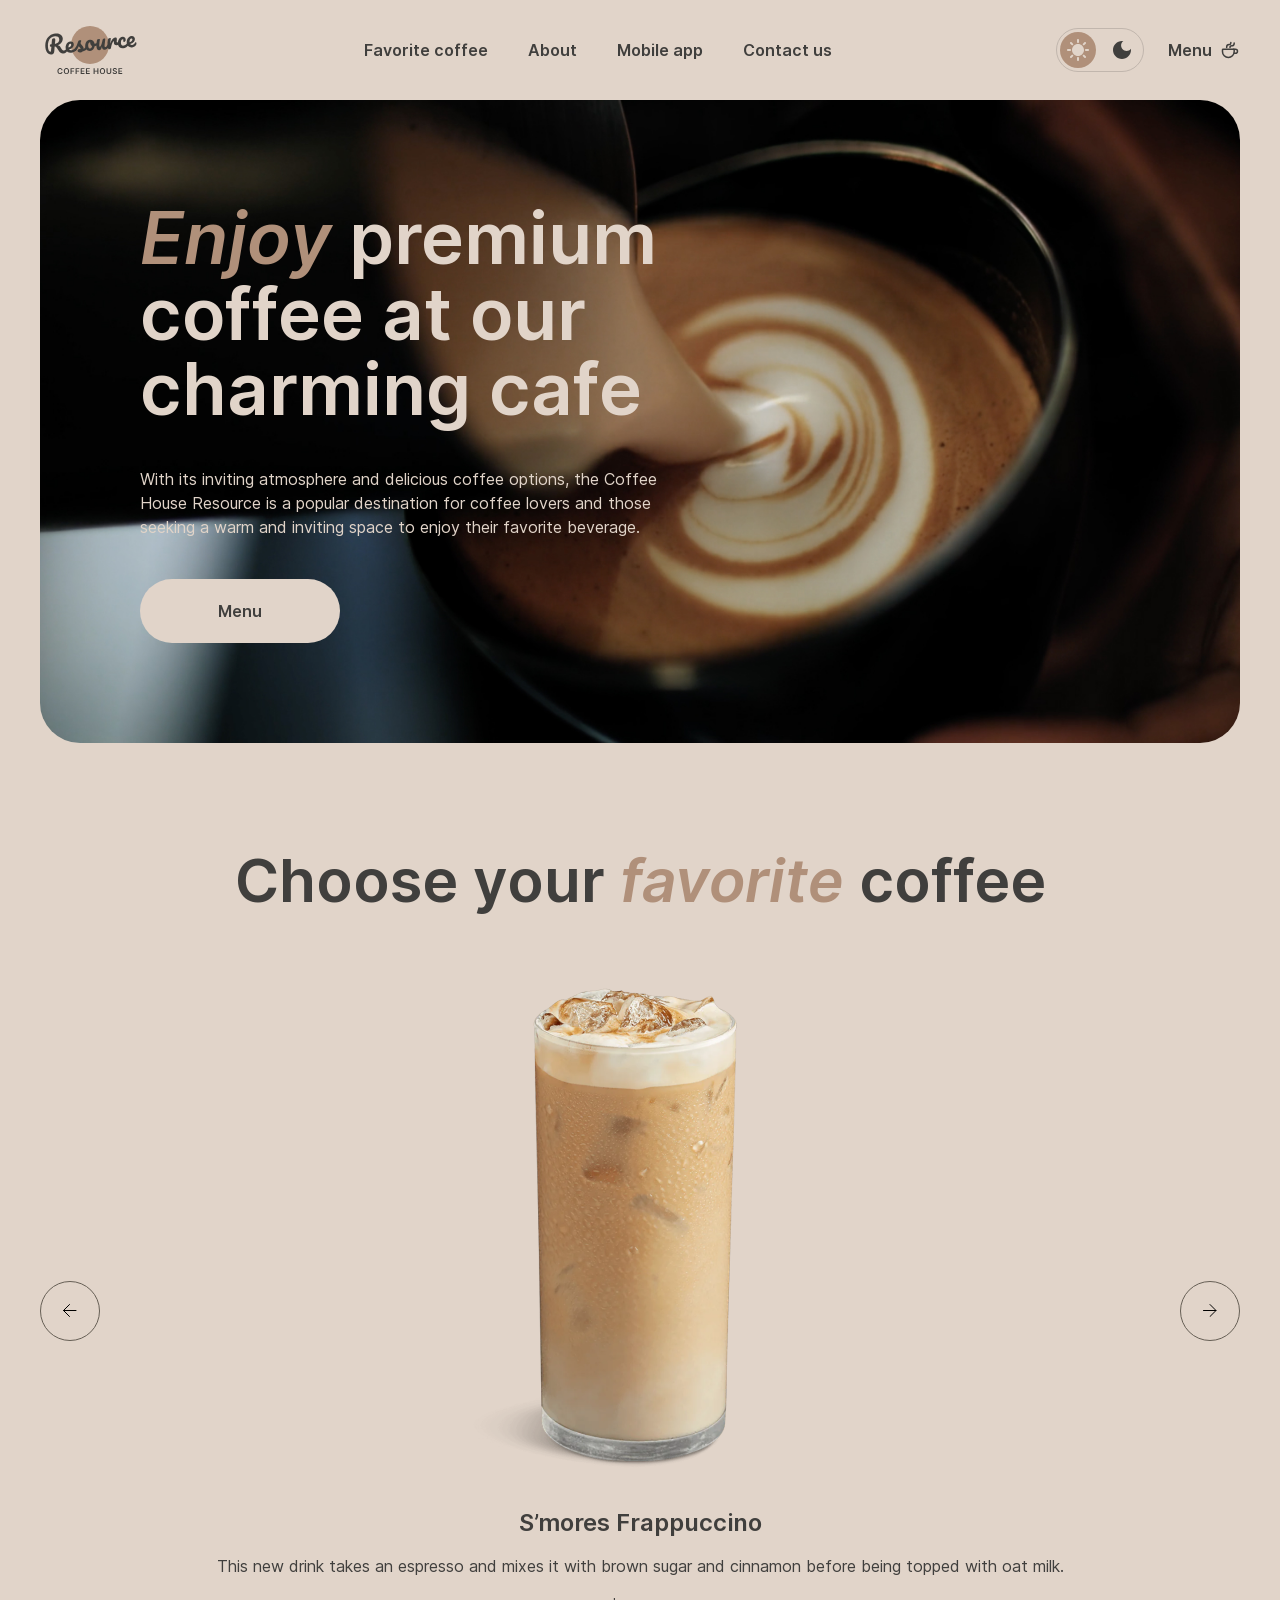
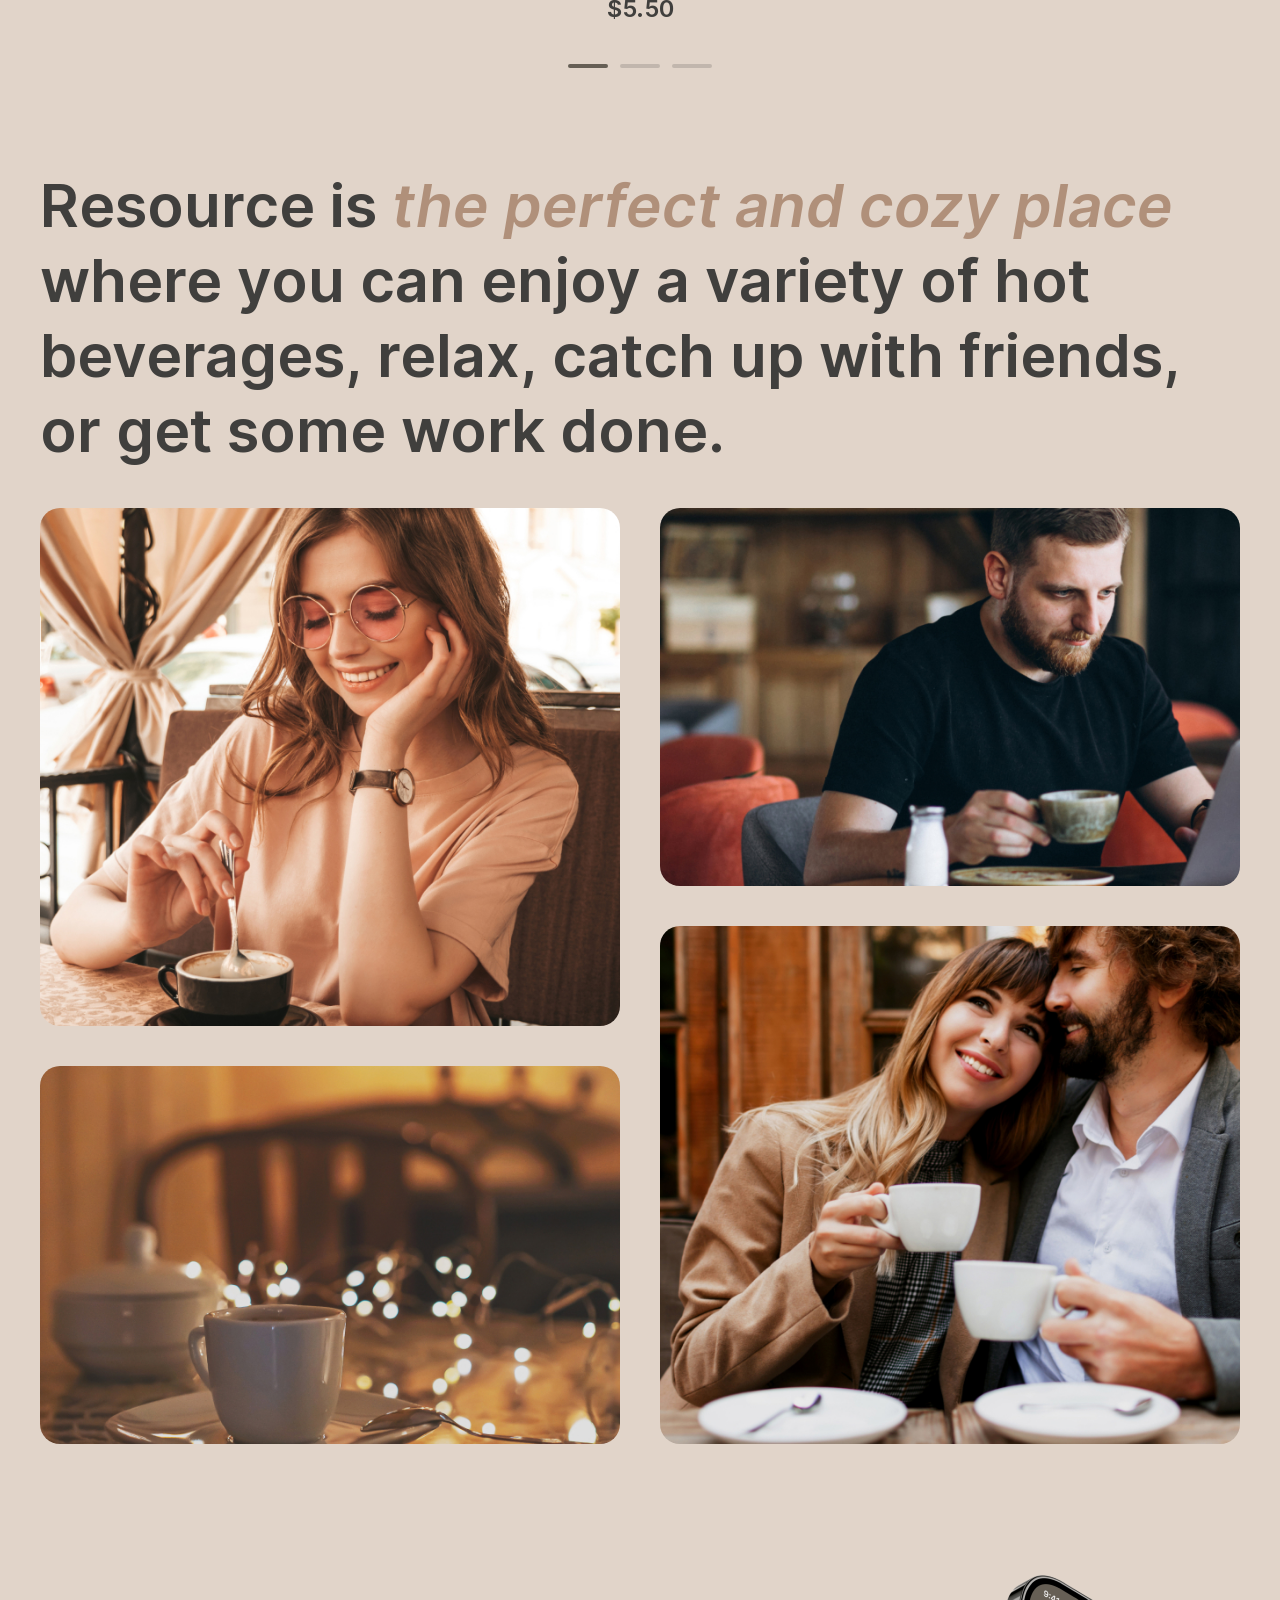
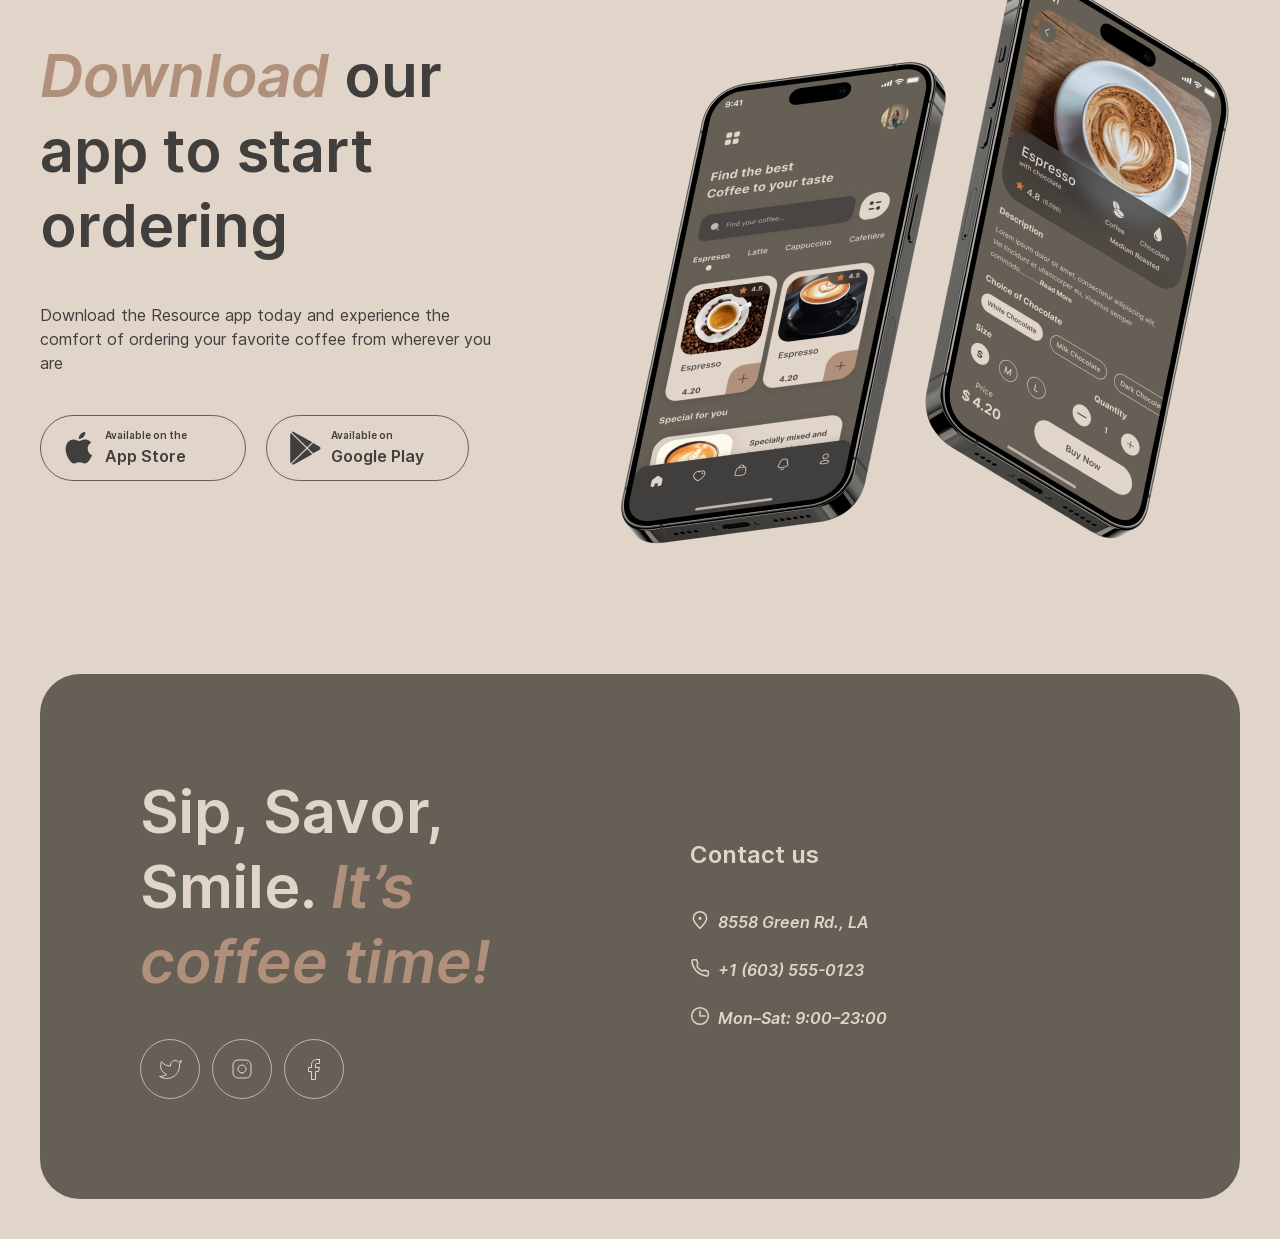
<file: index.html>
<!DOCTYPE html>
<html lang="en" data-theme="light">
  <head>
    <meta charset="UTF-8" />
    <meta name="viewport" content="width=device-width, initial-scale=1.0" />
    <title>Resource coffee house</title>
    <script>
      (function () {
        try {
          const saved = localStorage.getItem("theme");
          if (saved) {
            document.documentElement.dataset.theme = saved;
          }
        } catch {
          document.documentElement.dataset.theme = "light";
        }
      })();
    </script>
    <link rel="stylesheet" href="styles.css" />
    <link rel="shortcut icon" href="favicon.ico" />
    <link rel="preconnect" href="https://fonts.googleapis.com" />
  </head>
  <body>
    <header class="header">
      <div class="container header__container">
        <a class="header__logo" href="index.html">
          <svg
            width="100"
            height="60"
            viewBox="0 0 100 60"
            fill="none"
            aria-hidden="true"
          >
            <path
              d="M69 25C69 35.4934 60.4934 44 50 44C39.5066 44 31 35.4934 31 25C31 14.5066 39.5066 6 50 6C60.4934 6 69 14.5066 69 25Z"
              fill="var(--text-accent)"
            />
            <path
              d="M95.6784 22.2913C95.8856 22.2732 96.0534 22.3548 96.1817 22.5364C96.326 22.7165 96.4127 22.9739 96.442 23.3086C96.4922 23.8824 96.4 24.3884 96.1652 24.8265C95.7789 25.5509 95.2359 26.1365 94.5362 26.5832C93.8524 27.0285 93.0084 27.295 92.0042 27.3829C90.4741 27.5168 89.2469 27.1664 88.3226 26.3318C87.3969 25.4812 86.8658 24.2749 86.7291 22.7129C86.6329 21.6131 86.7748 20.5727 87.1547 19.5919C87.5333 18.5951 88.1046 17.7822 88.8687 17.1532C89.6487 16.5229 90.5568 16.1623 91.5928 16.0717C92.5173 15.9908 93.2829 16.2049 93.8895 16.714C94.4948 17.2071 94.8386 17.9239 94.9209 18.8643C95.0171 19.9641 94.7016 20.9473 93.9743 21.814C93.2617 22.6633 91.9772 23.4021 90.1208 24.0303C90.5675 24.73 91.2451 25.0401 92.1537 24.9606C92.8072 24.9035 93.3279 24.7053 93.7158 24.3662C94.1197 24.0257 94.5692 23.4725 95.0643 22.7064C95.2346 22.4506 95.4393 22.3122 95.6784 22.2913ZM91.3914 18.4503C90.8016 18.5019 90.3295 18.8885 89.9751 19.6102C89.6365 20.3304 89.5098 21.1767 89.5949 22.149L89.5991 22.1968C90.5199 21.8914 91.2318 21.4918 91.7347 20.9981C92.2376 20.5044 92.4632 19.9626 92.4117 19.3729C92.3852 19.0701 92.2766 18.8386 92.0859 18.6786C91.9098 18.5013 91.6783 18.4252 91.3914 18.4503Z"
              fill="var(--text-primary)"
            />
            <path
              d="M83.2976 28.1446C81.7356 28.2813 80.4779 27.9497 79.5245 27.1497C78.5857 26.3324 78.0529 25.1985 77.926 23.7481C77.813 22.457 77.969 21.303 78.394 20.2861C78.819 19.2692 79.4149 18.4622 80.1818 17.8651C80.9487 17.268 81.7784 16.9304 82.671 16.8523C83.5477 16.7756 84.2481 16.9793 84.7723 17.4635C85.311 17.9303 85.6159 18.5702 85.6871 19.383C85.7456 20.0525 85.6437 20.6316 85.3813 21.1203C85.1348 21.6076 84.7725 21.8722 84.2944 21.9141C83.9915 21.9406 83.7382 21.8904 83.5344 21.7637C83.3465 21.6356 83.2414 21.444 83.2191 21.189C83.2093 21.0774 83.2141 20.9485 83.2334 20.8023C83.2527 20.6561 83.2676 20.5504 83.278 20.4852C83.3367 20.2392 83.357 20.0125 83.3389 19.8053C83.3208 19.5981 83.2511 19.4436 83.1297 19.3418C83.0243 19.2386 82.876 19.1953 82.6847 19.2121C82.3181 19.2441 81.9901 19.4415 81.7006 19.8041C81.4097 20.1508 81.193 20.6114 81.0506 21.186C80.9081 21.7606 80.8661 22.3826 80.9247 23.0521C81.0865 24.901 81.9723 25.7551 83.5821 25.6142C84.2356 25.557 84.9181 25.2805 85.6296 24.7846C86.3556 24.2714 87.0469 23.5444 87.7034 22.6036C87.8752 22.3637 88.0806 22.2333 88.3197 22.2124C88.5269 22.1942 88.6946 22.2759 88.8229 22.4574C88.9672 22.6375 89.054 22.895 89.0832 23.2297C89.1362 23.8354 89.028 24.3427 88.7587 24.7518C88.0904 25.7418 87.2526 26.5378 86.2452 27.1399C85.2524 27.7247 84.2699 28.0596 83.2976 28.1446Z"
              fill="var(--text-primary)"
            />
            <path
              d="M69.549 29.3476C68.9433 29.4006 68.485 29.1195 68.1742 28.5042C67.8794 27.8876 67.6706 26.8779 67.5479 25.4753C67.3666 23.4032 67.4892 21.4089 67.9158 19.4924C68.0188 19.0177 68.2207 18.6627 68.5213 18.4276C68.8365 18.1752 69.289 18.0232 69.8787 17.9716C70.1975 17.9437 70.4242 17.964 70.5586 18.0326C70.6931 18.1011 70.7701 18.2469 70.7897 18.4701C70.812 18.7251 70.7426 19.3094 70.5816 20.2229C70.478 20.8744 70.3993 21.4434 70.3455 21.93C70.2917 22.4165 70.2636 23.0132 70.2612 23.7201C70.6673 22.3033 71.1594 21.136 71.7376 20.2181C72.3158 19.3002 72.8997 18.6308 73.4892 18.2098C74.0947 17.7874 74.6605 17.5532 75.1865 17.5072C76.2225 17.4166 76.7858 17.8893 76.8765 18.9253C76.8946 19.1325 76.8668 19.6409 76.7931 20.4504C76.7214 21.0991 76.6925 21.5032 76.7064 21.6626C76.7552 22.2204 76.9789 22.4819 77.3773 22.4471C77.8236 22.408 78.3668 22.0072 79.0067 21.2445C79.1958 21.0191 79.4019 20.8967 79.6251 20.8772C79.8323 20.8591 80 20.9408 80.1283 21.1223C80.2712 21.2864 80.3559 21.5199 80.3824 21.8228C80.434 22.4125 80.315 22.8887 80.0255 23.2513C79.6197 23.7526 79.1285 24.1971 78.5521 24.5848C77.9903 24.9552 77.3746 25.1697 76.7052 25.2282C75.8604 25.3021 75.196 25.1434 74.7121 24.7521C74.2441 24.3594 73.978 23.7965 73.9139 23.0633C73.8929 22.8242 73.8959 22.583 73.9228 22.3397C73.9268 22.0182 73.9239 21.8016 73.9142 21.69C73.8919 21.435 73.793 21.3151 73.6177 21.3305C73.3786 21.3514 73.0836 21.6503 72.7325 22.2271C72.396 22.7865 72.0748 23.5213 71.7689 24.4314C71.4631 25.3415 71.2332 26.2932 71.0791 27.2864C70.9694 28.0509 70.8068 28.5791 70.5914 28.8709C70.3906 29.1455 70.0431 29.3044 69.549 29.3476Z"
              fill="var(--text-primary)"
            />
            <path
              d="M59.2462 30.2488C58.5289 30.3116 57.9106 30.0364 57.3912 29.4233C56.8863 28.7929 56.5906 27.9836 56.5042 26.9954C56.3996 25.8 56.3838 24.7012 56.4567 23.699C56.5282 22.6809 56.6985 21.5979 56.9675 20.4501C57.085 19.958 57.2782 19.5958 57.547 19.3635C57.8157 19.1312 58.2609 18.9878 58.8826 18.9334C59.2332 18.9028 59.4772 18.9376 59.6145 19.038C59.7677 19.1371 59.8541 19.2981 59.8736 19.5213C59.8847 19.6488 59.8347 20.0868 59.7235 20.8354C59.6157 21.4391 59.5349 21.9842 59.4811 22.4707C59.3088 24.1722 59.247 25.3019 59.2958 25.8598C59.3251 26.1945 59.3859 26.4301 59.4781 26.5666C59.569 26.6871 59.7021 26.7397 59.8774 26.7244C60.1165 26.7035 60.3904 26.4386 60.6993 25.9297C61.024 25.4195 61.3431 24.6608 61.6565 23.6536C61.9859 22.6451 62.2798 21.4148 62.5382 19.9627C62.6239 19.4734 62.7852 19.114 63.0221 18.8845C63.2749 18.6535 63.6643 18.5151 64.1903 18.4691C64.5569 18.437 64.8161 18.4625 64.9679 18.5456C65.1184 18.6127 65.204 18.7658 65.2249 19.0049C65.2598 19.4034 65.1561 20.5127 64.9138 22.3327C64.646 24.412 64.533 25.6907 64.5748 26.1688C64.6013 26.4717 64.686 26.7052 64.8289 26.8694C64.9703 27.0176 65.1447 27.0827 65.3519 27.0645C65.6706 27.0366 66.0285 26.8126 66.4254 26.3924C66.8368 25.9549 67.3708 25.2657 68.0273 24.3249C68.199 24.0851 68.4044 23.9547 68.6435 23.9337C68.8507 23.9156 69.0185 23.9973 69.1468 24.1788C69.291 24.3589 69.3778 24.6163 69.4071 24.9511C69.4629 25.5886 69.3547 26.096 69.0825 26.4731C68.471 27.3779 67.7905 28.1361 67.041 28.7477C66.3074 29.358 65.4385 29.707 64.4343 29.7949C63.6693 29.8618 63.0776 29.6165 62.6594 29.0588C62.2572 28.4997 62.0093 27.6862 61.9159 26.6183C61.7398 27.7259 61.4065 28.5982 60.9162 29.2354C60.4245 29.8566 59.8678 30.1944 59.2462 30.2488Z"
              fill="var(--text-primary)"
            />
            <path
              d="M57.5606 22.8796C57.7678 22.8614 57.9362 22.9511 58.0659 23.1485C58.1956 23.346 58.2744 23.6041 58.3023 23.9229C58.3692 24.688 58.1779 25.1625 57.7282 25.3463C56.8011 25.7647 55.7659 26.048 54.6225 26.1963C54.4367 27.5616 53.9332 28.6898 53.1117 29.5808C52.2888 30.4559 51.3115 30.9429 50.1799 31.0419C49.2235 31.1256 48.3824 30.9663 47.6566 30.564C46.9467 30.1603 46.383 29.5913 45.9654 28.8569C45.5478 28.1225 45.3 27.309 45.2219 26.4164C45.1159 25.205 45.2529 24.1089 45.6328 23.1281C46.0114 22.1313 46.5841 21.3343 47.351 20.7372C48.1165 20.1242 48.9933 19.7744 49.9816 19.688C51.1929 19.582 52.2022 19.9193 53.0093 20.6999C53.8309 21.4632 54.3592 22.453 54.5941 23.6691C55.339 23.5558 56.2177 23.3183 57.23 22.9567C57.3547 22.9136 57.4649 22.8879 57.5606 22.8796ZM50.1494 28.4908C50.6595 28.4462 51.0797 28.2007 51.41 27.7542C51.7563 27.3063 51.959 26.6863 52.0182 25.8941C51.4948 25.6026 51.0739 25.1977 50.7555 24.6795C50.4531 24.1599 50.2754 23.5972 50.2224 22.9916C50.2001 22.7365 50.2017 22.4794 50.2272 22.2202L50.1076 22.2307C49.4701 22.2864 48.9633 22.644 48.5873 23.3032C48.2259 23.9452 48.094 24.824 48.1916 25.9398C48.2683 26.8164 48.4942 27.4712 48.8694 27.9042C49.2605 28.3357 49.6872 28.5313 50.1494 28.4908Z"
              fill="var(--text-primary)"
            />
            <path
              d="M40.3103 32.4354C39.4815 32.508 38.8272 32.3725 38.3474 32.029C37.8836 31.6841 37.6307 31.2726 37.5889 30.7944C37.5527 30.38 37.6727 30.0081 37.9491 29.6787C38.2254 29.3494 38.6584 29.1589 39.2482 29.1073C39.4554 29.0892 39.6966 29.0922 39.9717 29.1163C40.2614 29.1231 40.4787 29.1282 40.6235 29.1316C40.5713 28.7185 40.4415 28.3364 40.2341 27.9851C40.0427 27.6325 39.8048 27.3 39.5205 26.9876C39.2348 26.6592 38.9692 26.3773 38.7237 26.1418C38.3119 27.1254 37.8861 27.9497 37.4464 28.6145C37.0226 29.278 36.5482 29.9137 36.0232 30.5218C35.7614 30.8338 35.4711 31.0038 35.1523 31.0316C34.8973 31.054 34.6824 30.9844 34.5077 30.823C34.3316 30.6457 34.2316 30.4216 34.2079 30.1506C34.1801 29.8318 34.2658 29.5272 34.4653 29.2367L34.7426 28.827C35.5244 27.6664 36.1078 26.7159 36.4928 25.9756C36.7233 25.4896 36.9884 24.8481 37.288 24.0509C37.5863 23.2379 37.8745 22.4016 38.1527 21.542C38.3942 20.8142 38.9931 20.4085 39.9494 20.3248C40.3957 20.2858 40.71 20.2984 40.8923 20.3628C41.0746 20.4271 41.1734 20.547 41.1888 20.7223C41.1971 20.8179 41.1785 20.9722 41.1329 21.1849C41.0873 21.3977 41.0177 21.6126 40.9243 21.8296C40.6876 22.4285 40.5867 22.9272 40.6215 23.3257C40.6424 23.5647 40.7451 23.8208 40.9296 24.0937C41.1301 24.3653 41.4244 24.7009 41.8127 25.1006C42.3814 25.7254 42.8141 26.2657 43.111 26.7216C43.4224 27.1601 43.6025 27.6583 43.6513 28.2162C43.6652 28.3756 43.6688 28.6001 43.662 28.8898C44.4166 28.5187 45.2626 27.6335 46.2003 26.2345C46.372 25.9946 46.5774 25.8642 46.8165 25.8433C47.0237 25.8252 47.1915 25.9069 47.3198 26.0884C47.464 26.2685 47.5508 26.5259 47.5801 26.8606C47.6331 27.4663 47.5249 27.9737 47.2555 28.3827C46.545 29.4407 45.8392 30.185 45.1381 30.6158C44.4515 31.0292 43.5756 31.2985 42.5105 31.4238C41.9204 32.0215 41.187 32.3587 40.3103 32.4354Z"
              fill="var(--text-primary)"
            />
            <path
              d="M36.6161 26.7357C36.8233 26.7175 36.9911 26.7992 37.1194 26.9807C37.2636 27.1608 37.3504 27.4183 37.3797 27.753C37.4355 28.3905 37.3273 28.8979 37.0551 29.2751C36.5281 30.0439 35.7492 30.7786 34.7183 31.4791C33.7034 32.1782 32.5823 32.5815 31.355 32.6888C29.6814 32.8353 28.3426 32.4947 27.3386 31.667C26.3347 30.8394 25.7637 29.6365 25.6256 28.0586C25.5294 26.9588 25.6713 25.9185 26.0512 24.9376C26.4298 23.9408 27.0011 23.1279 27.7652 22.4989C28.5452 21.8686 29.4533 21.508 30.4893 21.4174C31.4138 21.3365 32.1793 21.5506 32.786 22.0597C33.3913 22.5528 33.7351 23.2696 33.8173 24.21C33.9136 25.3098 33.5981 26.293 32.8708 27.1597C32.1581 28.009 30.8816 28.7471 29.0412 29.3739C29.5039 30.0722 30.293 30.3726 31.4088 30.275C32.126 30.2122 32.9173 29.894 33.7826 29.3204C34.6625 28.7295 35.4016 27.9983 35.9999 27.1269C36.1716 26.887 36.377 26.7566 36.6161 26.7357ZM30.2878 23.796C29.6981 23.8476 29.226 24.2342 28.8715 24.9559C28.533 25.6761 28.4063 26.5224 28.4914 27.4947L28.4955 27.5425C29.4164 27.2371 30.1283 26.8375 30.6312 26.3438C31.1341 25.8501 31.3597 25.3083 31.3081 24.7186C31.2816 24.4158 31.1731 24.1843 30.9824 24.0243C30.8063 23.847 30.5747 23.7709 30.2878 23.796Z"
              fill="var(--text-primary)"
            />
            <path
              d="M27.6906 27.5167C27.8978 27.4986 28.0656 27.5803 28.1939 27.7618C28.3382 27.9419 28.4249 28.1993 28.4542 28.5341C28.5086 29.1557 28.4004 29.6631 28.1296 30.0561C27.4454 31.0476 26.7351 31.8324 25.9987 32.4108C25.261 32.9733 24.3581 33.3012 23.2902 33.3946C22.2541 33.4853 21.3451 33.2837 20.5631 32.79C19.797 32.2949 19.028 31.3985 18.256 30.1009C17.6351 29.063 17.151 28.3023 16.8035 27.8188C16.4547 27.3193 16.119 26.9712 15.7967 26.7745C15.4903 26.5765 15.1198 26.4724 14.6852 26.4622C14.6508 26.8025 14.5595 27.8705 14.4114 29.6663C14.3537 30.4744 14.3165 30.9675 14.3 31.1456C14.2256 32.1319 13.9724 32.9089 13.5402 33.4767C13.1067 34.0286 12.4038 34.3471 11.4315 34.4321C10.3636 34.5256 9.38799 34.2977 8.50477 33.7486C7.63609 33.1822 6.9298 32.3606 6.38589 31.2839C5.84059 30.1913 5.50518 28.9277 5.37968 27.4932C5.1454 24.8154 5.40544 22.4638 6.15978 20.4383C6.93006 18.4115 8.10738 16.8148 9.69174 15.6483C11.2906 14.4644 13.1899 13.7763 15.3895 13.5838C16.9196 13.45 18.223 13.5688 19.2994 13.9404C20.3759 14.312 21.1968 14.8826 21.762 15.6523C22.3432 16.4206 22.6784 17.3148 22.7676 18.3349C22.8457 19.2275 22.7073 20.1229 22.3522 21.0213C22.0117 21.9023 21.4476 22.7066 20.66 23.434C19.8724 24.1614 18.8869 24.7375 17.7034 25.1622C18.4866 25.3025 19.1057 25.5856 19.5605 26.0116C20.0154 26.4376 20.4891 27.0787 20.9816 27.9351C21.5115 28.8524 22.0112 29.5153 22.4806 29.924C22.966 30.3312 23.4955 30.5098 24.0693 30.4596C24.5794 30.4149 25.0509 30.205 25.4838 29.8299C25.9154 29.4388 26.4456 28.7981 27.0744 27.9079C27.2461 27.6681 27.4515 27.5377 27.6906 27.5167ZM11.3837 26.727C10.8418 26.7744 10.4561 26.6797 10.2266 26.4428C10.013 26.2045 9.89225 25.9259 9.86436 25.6071C9.8309 25.2246 9.92394 24.9113 10.1435 24.6672C10.379 24.4218 10.6562 24.2851 10.9749 24.2572L11.5727 24.2049C11.691 22.6206 11.8123 21.2528 11.9364 20.1016C12.053 19.0474 12.6771 18.4708 13.8088 18.3718C14.7173 18.2923 15.2071 18.659 15.2782 19.4719C15.2936 19.6473 15.2975 19.7835 15.2899 19.8805L14.9199 23.9121C15.7764 23.789 16.5393 23.5134 17.2085 23.0855C17.8937 22.6561 18.4149 22.0966 18.7722 21.4068C19.1454 20.7156 19.2957 19.9556 19.2232 19.1268C19.1353 18.1226 18.7236 17.3636 17.988 16.8498C17.2524 16.3359 16.2232 16.1369 14.9002 16.2526C13.3382 16.3893 12.0016 16.8997 10.8904 17.7839C9.79381 18.6508 8.98568 19.8779 8.46605 21.4653C7.94503 23.0366 7.78003 24.9142 7.97108 27.0978C8.06033 28.1179 8.24063 28.9855 8.51198 29.7006C8.78334 30.4157 9.08648 30.9432 9.42139 31.2834C9.75631 31.6235 10.0592 31.7817 10.3302 31.7579C10.5374 31.7398 10.6957 31.6216 10.8051 31.4032C10.9304 31.1834 11.0127 30.839 11.052 30.3698L11.3837 26.727Z"
              fill="var(--text-primary)"
            />
            <path
              d="M78.4023 54.0001V48.1819H82.1864V49.0654H79.4563V50.645H81.9904V51.5285H79.4563V53.1165H82.2092V54.0001H78.4023Z"
              fill="var(--text-primary)"
            />
            <path
              d="M75.9698 49.7813C75.9433 49.5332 75.8316 49.34 75.6346 49.2017C75.4395 49.0635 75.1857 48.9943 74.8732 48.9943C74.6535 48.9943 74.4651 49.0275 74.3079 49.0938C74.1507 49.1601 74.0304 49.25 73.9471 49.3637C73.8638 49.4773 73.8211 49.607 73.8192 49.7529C73.8192 49.8741 73.8467 49.9792 73.9016 50.0682C73.9585 50.1572 74.0352 50.233 74.1317 50.2955C74.2283 50.3561 74.3353 50.4072 74.4528 50.4489C74.5702 50.4906 74.6886 50.5256 74.8079 50.554L75.3533 50.6904C75.573 50.7415 75.7842 50.8106 75.9869 50.8977C76.1914 50.9849 76.3742 51.0947 76.5352 51.2273C76.698 51.3599 76.8268 51.5199 76.9215 51.7074C77.0162 51.8949 77.0636 52.1146 77.0636 52.3665C77.0636 52.7074 76.9764 53.0076 76.8022 53.2671C76.628 53.5246 76.3761 53.7263 76.0465 53.8722C75.7189 54.0161 75.3221 54.0881 74.8562 54.0881C74.4035 54.0881 74.0105 54.018 73.6772 53.8779C73.3458 53.7377 73.0863 53.5332 72.8988 53.2642C72.7132 52.9953 72.6128 52.6676 72.5977 52.2813H73.6346C73.6497 52.4839 73.7122 52.6525 73.8221 52.787C73.9319 52.9214 74.0749 53.0218 74.2511 53.0881C74.4291 53.1544 74.628 53.1875 74.8477 53.1875C75.0768 53.1875 75.2776 53.1534 75.4499 53.0852C75.6242 53.0152 75.7605 52.9186 75.859 52.7955C75.9575 52.6705 76.0077 52.5246 76.0096 52.358C76.0077 52.2065 75.9632 52.0815 75.8761 51.983C75.7889 51.8826 75.6668 51.7993 75.5096 51.733C75.3543 51.6648 75.1725 51.6042 74.9641 51.5512L74.3022 51.3807C73.823 51.2576 73.4442 51.071 73.1658 50.821C72.8893 50.5692 72.7511 50.2349 72.7511 49.8182C72.7511 49.4754 72.8439 49.1752 73.0295 48.9176C73.217 48.6601 73.4717 48.4602 73.7937 48.3182C74.1156 48.1743 74.4802 48.1023 74.8874 48.1023C75.3003 48.1023 75.6621 48.1743 75.9727 48.3182C76.2852 48.4602 76.5304 48.6582 76.7085 48.912C76.8865 49.1638 76.9783 49.4536 76.984 49.7813H75.9698Z"
              fill="var(--text-primary)"
            />
            <path
              d="M70.2086 48.1819H71.2626V51.983C71.2626 52.3997 71.1641 52.7662 70.9672 53.0825C70.7721 53.3987 70.4975 53.6459 70.1433 53.8239C69.7891 54.0001 69.3753 54.0881 68.9018 54.0881C68.4264 54.0881 68.0117 54.0001 67.6575 53.8239C67.3033 53.6459 67.0287 53.3987 66.8336 53.0825C66.6386 52.7662 66.541 52.3997 66.541 51.983V48.1819H67.595V51.895C67.595 52.1374 67.648 52.3533 67.7541 52.5427C67.862 52.7321 68.0136 52.8807 68.2086 52.9887C68.4037 53.0948 68.6348 53.1478 68.9018 53.1478C69.1689 53.1478 69.3999 53.0948 69.595 52.9887C69.792 52.8807 69.9435 52.7321 70.0495 52.5427C70.1556 52.3533 70.2086 52.1374 70.2086 51.895V48.1819Z"
              fill="var(--text-primary)"
            />
            <path
              d="M65.1435 51.0909C65.1435 51.7178 65.026 52.2548 64.7912 52.7017C64.5582 53.1468 64.2401 53.4877 63.8366 53.7245C63.4351 53.9612 62.9796 54.0796 62.4702 54.0796C61.9607 54.0796 61.5043 53.9612 61.1009 53.7245C60.6993 53.4858 60.3812 53.144 60.1463 52.6989C59.9134 52.2519 59.7969 51.7159 59.7969 51.0909C59.7969 50.464 59.9134 49.9281 60.1463 49.483C60.3812 49.036 60.6993 48.6942 61.1009 48.4574C61.5043 48.2207 61.9607 48.1023 62.4702 48.1023C62.9796 48.1023 63.4351 48.2207 63.8366 48.4574C64.2401 48.6942 64.5582 49.036 64.7912 49.483C65.026 49.9281 65.1435 50.464 65.1435 51.0909ZM64.0838 51.0909C64.0838 50.6496 64.0147 50.2775 63.8764 49.9745C63.7401 49.6695 63.5507 49.4394 63.3082 49.2841C63.0658 49.1269 62.7865 49.0483 62.4702 49.0483C62.1539 49.0483 61.8745 49.1269 61.6321 49.2841C61.3897 49.4394 61.1993 49.6695 61.0611 49.9745C60.9247 50.2775 60.8565 50.6496 60.8565 51.0909C60.8565 51.5322 60.9247 51.9053 61.0611 52.2102C61.1993 52.5133 61.3897 52.7434 61.6321 52.9006C61.8745 53.0559 62.1539 53.1335 62.4702 53.1335C62.7865 53.1335 63.0658 53.0559 63.3082 52.9006C63.5507 52.7434 63.7401 52.5133 63.8764 52.2102C64.0147 51.9053 64.0838 51.5322 64.0838 51.0909Z"
              fill="var(--text-primary)"
            />
            <path
              d="M53.5918 54.0001V48.1819H54.6458V50.645H57.3418V48.1819H58.3986V54.0001H57.3418V51.5285H54.6458V54.0001H53.5918Z"
              fill="var(--text-primary)"
            />
            <path
              d="M45.9492 54.0001V48.1819H49.7333V49.0654H47.0032V50.645H49.5373V51.5285H47.0032V53.1165H49.756V54.0001H45.9492Z"
              fill="var(--text-primary)"
            />
            <path
              d="M40.6895 54.0001V48.1819H44.4735V49.0654H41.7434V50.645H44.2775V51.5285H41.7434V53.1165H44.4963V54.0001H40.6895Z"
              fill="var(--text-primary)"
            />
            <path
              d="M35.6016 54.0001V48.1819H39.3288V49.0654H36.6555V50.645H39.0732V51.5285H36.6555V54.0001H35.6016Z"
              fill="var(--text-primary)"
            />
            <path
              d="M30.5137 54.0001V48.1819H34.2409V49.0654H31.5676V50.645H33.9853V51.5285H31.5676V54.0001H30.5137Z"
              fill="var(--text-primary)"
            />
            <path
              d="M29.1181 51.0909C29.1181 51.7178 29.0007 52.2548 28.7658 52.7017C28.5328 53.1468 28.2147 53.4877 27.8113 53.7245C27.4097 53.9612 26.9542 54.0796 26.4448 54.0796C25.9353 54.0796 25.4789 53.9612 25.0755 53.7245C24.6739 53.4858 24.3558 53.144 24.1209 52.6989C23.888 52.2519 23.7715 51.7159 23.7715 51.0909C23.7715 50.464 23.888 49.9281 24.1209 49.483C24.3558 49.036 24.6739 48.6942 25.0755 48.4574C25.4789 48.2207 25.9353 48.1023 26.4448 48.1023C26.9542 48.1023 27.4097 48.2207 27.8113 48.4574C28.2147 48.6942 28.5328 49.036 28.7658 49.483C29.0007 49.9281 29.1181 50.464 29.1181 51.0909ZM28.0584 51.0909C28.0584 50.6496 27.9893 50.2775 27.851 49.9745C27.7147 49.6695 27.5253 49.4394 27.2828 49.2841C27.0404 49.1269 26.7611 49.0483 26.4448 49.0483C26.1285 49.0483 25.8491 49.1269 25.6067 49.2841C25.3643 49.4394 25.1739 49.6695 25.0357 49.9745C24.8993 50.2775 24.8311 50.6496 24.8311 51.0909C24.8311 51.5322 24.8993 51.9053 25.0357 52.2102C25.1739 52.5133 25.3643 52.7434 25.6067 52.9006C25.8491 53.0559 26.1285 53.1335 26.4448 53.1335C26.7611 53.1335 27.0404 53.0559 27.2828 52.9006C27.5253 52.7434 27.7147 52.5133 27.851 52.2102C27.9893 51.9053 28.0584 51.5322 28.0584 51.0909Z"
              fill="var(--text-primary)"
            />
            <path
              d="M22.5536 50.1449H21.4911C21.4608 49.9707 21.4049 49.8163 21.3235 49.6818C21.2421 49.5455 21.1407 49.4299 21.0195 49.3352C20.8983 49.2406 20.7601 49.1695 20.6048 49.1222C20.4513 49.0729 20.2856 49.0483 20.1076 49.0483C19.7913 49.0483 19.511 49.1279 19.2667 49.287C19.0224 49.4442 18.8311 49.6752 18.6928 49.9801C18.5546 50.2832 18.4854 50.6534 18.4854 51.0909C18.4854 51.536 18.5546 51.911 18.6928 52.2159C18.833 52.519 19.0243 52.7481 19.2667 52.9034C19.511 53.0568 19.7904 53.1335 20.1048 53.1335C20.279 53.1335 20.4419 53.1108 20.5934 53.0654C20.7468 53.018 20.8841 52.9489 21.0053 52.858C21.1284 52.7671 21.2317 52.6553 21.315 52.5227C21.4002 52.3902 21.4589 52.2387 21.4911 52.0682L22.5536 52.0739C22.5138 52.3504 22.4277 52.6099 22.2951 52.8523C22.1644 53.0947 21.993 53.3087 21.7809 53.4943C21.5688 53.6781 21.3207 53.822 21.0366 53.9262C20.7525 54.0284 20.4371 54.0796 20.0906 54.0796C19.5792 54.0796 19.1228 53.9612 18.7212 53.7245C18.3197 53.4877 18.0034 53.1459 17.7724 52.6989C17.5413 52.2519 17.4258 51.7159 17.4258 51.0909C17.4258 50.464 17.5423 49.9281 17.7752 49.483C18.0082 49.036 18.3254 48.6942 18.7269 48.4574C19.1284 48.2207 19.583 48.1023 20.0906 48.1023C20.4144 48.1023 20.7156 48.1477 20.994 48.2387C21.2724 48.3296 21.5205 48.4631 21.7383 48.6392C21.9561 48.8135 22.1351 49.0275 22.2752 49.2813C22.4173 49.5332 22.5101 49.821 22.5536 50.1449Z"
              fill="var(--text-primary)"
            />
          </svg>
        </a>

        <nav class="header__menu menu">
          <ul class="menu__list">
            <li class="menu__item">
              <a class="menu__link" href="#favorite">Favorite coffee</a>
            </li>
            <li class="menu__item">
              <a class="menu__link" href="#about">About</a>
            </li>
            <li class="menu__item">
              <a class="menu__link" href="#mobile-app">Mobile app</a>
            </li>
            <li class="menu__item">
              <a class="menu__link" href="#contacts">Contact us</a>
            </li>
          </ul>
          <a class="menu__link menu__link--catalog" href="catalog.html">
            <span class="menu__text">Menu</span>
            <svg
              class="menu__icon"
              width="40"
              height="40"
              viewBox="0 0 40 40"
              fill="none"
              aria-hidden="true"
            >
              <path
                d="M28.3333 18.9333V25C28.3333 30.5228 23.8561 35 18.3332 35H14.9999C9.47707 35 4.99992 30.5228 4.99992 25V18.9333C4.99992 18.602 5.26855 18.3333 5.59992 18.3333H27.7333C28.0646 18.3333 28.3333 18.602 28.3333 18.9333Z"
                stroke="currentColor"
                stroke-width="2"
                stroke-linecap="round"
                stroke-linejoin="round"
              />
              <path
                d="M19.9999 15C19.9999 13.3334 21.1904 11.6667 23.5713 11.6667C24.0919 11.6667 24.7136 11.6667 25.3333 11.6667C26.9901 11.6667 28.3333 10.3236 28.3333 8.66671V5.83337"
                stroke="currentColor"
                stroke-width="2"
                stroke-linecap="round"
                stroke-linejoin="round"
              />
              <path
                d="M13.3334 15V12.1667C13.3334 10.5098 14.6766 9.16667 16.3334 9.16667H19.6667C20.7713 9.16667 21.6667 8.27124 21.6667 7.16667V5"
                stroke="currentColor"
                stroke-width="2"
                stroke-linecap="round"
                stroke-linejoin="round"
              />
              <path
                d="M26.6667 18.3334H30.8334C33.1346 18.3334 35.0001 20.1989 35.0001 22.5C35.0001 24.8012 33.1346 26.6667 30.8334 26.6667H28.3334"
                stroke="currentColor"
                stroke-width="2"
                stroke-linecap="round"
                stroke-linejoin="round"
              />
            </svg>
          </a>
        </nav>

        <div class="header__actions">
          <button class="header__theme-switch theme-switch" type="button">
            <span
              class="theme-switch__icon theme-switch__icon--sun"
              aria-hidden="true"
            >
              <svg width="22" height="22" viewBox="0 0 22 22" fill="none">
                <path
                  d="M10 3V1C10 0.45 10.45 0 11 0C11.55 0 12 0.45 12 1V3C12 3.55 11.55 4 11 4C10.45 4 10 3.55 10 3ZM17.36 6.05L18.77 4.63C19.16 4.24 19.16 3.61 18.77 3.22C18.38 2.83 17.75 2.83 17.36 3.22L15.95 4.64C15.56 5.03 15.56 5.66 15.95 6.05C16.34 6.44 16.97 6.44 17.36 6.05ZM21 10H19C18.45 10 18 10.45 18 11C18 11.55 18.45 12 19 12H21C21.55 12 22 11.55 22 11C22 10.45 21.55 10 21 10ZM11 18C10.45 18 10 18.45 10 19V21C10 21.55 10.45 22 11 22C11.55 22 12 21.55 12 21V19C12 18.45 11.55 18 11 18ZM4.64 6.05L3.22 4.64C2.83 4.25 2.83 3.61 3.22 3.23C3.61 2.85 4.25 2.84 4.63 3.23L6.04 4.64C6.43 5.03 6.43 5.67 6.04 6.05C5.65 6.43 5.02 6.44 4.64 6.05ZM15.95 15.95C15.56 16.34 15.56 16.98 15.95 17.36L17.36 18.77C17.75 19.16 18.39 19.16 18.77 18.77C19.16 18.38 19.16 17.74 18.77 17.36L17.36 15.95C16.98 15.56 16.34 15.56 15.95 15.95ZM1 12H3C3.55 12 4 11.55 4 11C4 10.45 3.55 10 3 10H1C0.45 10 0 10.45 0 11C0 11.55 0.45 12 1 12ZM4.64 18.78L6.05 17.37C6.44 16.98 6.44 16.34 6.05 15.96C5.66 15.58 5.02 15.57 4.64 15.96L3.23 17.37C2.84 17.76 2.84 18.4 3.23 18.78C3.61 19.17 4.25 19.17 4.64 18.78ZM11 5C7.69 5 5 7.69 5 11C5 14.31 7.69 17 11 17C14.31 17 17 14.31 17 11C17 7.69 14.31 5 11 5Z"
                  fill="currentColor"
                />
              </svg>
            </span>

            <span
              class="theme-switch__icon theme-switch__icon--moon"
              aria-hidden="true"
            >
              <svg width="18" height="18" viewBox="0 0 18 18" fill="none">
                <path
                  d="M9 0C4.03 0 0 4.03 0 9C0 13.97 4.03 18 9 18C13.97 18 18 13.97 18 9C18 8.54 17.96 8.08 17.9 7.64C16.92 9.01 15.32 9.9 13.5 9.9C10.52 9.9 8.1 7.48 8.1 4.5C8.1 2.69 8.99 1.08 10.36 0.0999999C9.92 0.0399999 9.46 0 9 0Z"
                  fill="currentColor"
                />
              </svg>
            </span>
          </button>

          <a class="header__catalog-link catalog-link" href="catalog.html">
            <span class="catalog-link__text">Menu</span>
            <svg
              class="catalog-link__icon"
              width="20"
              height="20"
              viewBox="0 0 20 20"
              fill="none"
            >
              <path
                d="M14.167 9.76667V11.6667C14.167 14.8883 11.5553 17.5 8.33366 17.5C5.112 17.5 2.50033 14.8883 2.50033 11.6667V9.76667C2.50033 9.4353 2.76896 9.16667 3.10033 9.16667H13.567C13.8984 9.16667 14.167 9.4353 14.167 9.76667Z"
                stroke="currentColor"
                stroke-width="1.5"
                stroke-linecap="round"
                stroke-linejoin="round"
              />
              <path
                d="M10.0003 7.50008C10.0003 6.66675 10.5956 5.83341 11.786 5.83341C13.101 5.83341 14.167 4.76743 14.167 3.45246V2.91675"
                stroke="currentColor"
                stroke-width="1.5"
                stroke-linecap="round"
                stroke-linejoin="round"
              />
              <path
                d="M6.66634 7.5V7.08333C6.66634 5.70262 7.78563 4.58333 9.16634 4.58333C10.0868 4.58333 10.833 3.83714 10.833 2.91667V2.5"
                stroke="currentColor"
                stroke-width="1.5"
                stroke-linecap="round"
                stroke-linejoin="round"
              />
              <path
                d="M13.333 9.16675H15.4163C16.5669 9.16675 17.4997 10.0995 17.4997 11.2501C17.4997 12.4007 16.5669 13.3334 15.4163 13.3334H14.1663"
                stroke="currentColor"
                stroke-width="1.5"
                stroke-linecap="round"
                stroke-linejoin="round"
              />
            </svg>
          </a>
          <button class="burger-menu" type="button">
            <span class="burger-menu__item" aria-hidden="true"></span>
          </button>
        </div>
      </div>
    </header>

    <main>
      <section class="hero">
        <div class="container">
          <div class="hero__card">
            <div class="hero__content">
              <h1 class="hero__title">
                <span>Enjoy</span> premium coffee at our charming cafe
              </h1>
              <p class="hero__text">
                With its inviting atmosphere and delicious coffee options, the
                Coffee House Resource is a popular destination for coffee lovers
                and those seeking a warm and inviting space to enjoy their
                favorite beverage.
              </p>
              <a class="hero__catalog-link" href="catalog.html">
                <span class="hero__catalog-link__text">Menu</span>
                <svg
                  class="hero__catalog-link__icon"
                  width="20"
                  height="20"
                  viewBox="0 0 20 20"
                  fill="none"
                >
                  <path
                    d="M14.166 9.76667V11.6667C14.166 14.8883 11.5543 17.5 8.33268 17.5C5.11102 17.5 2.49935 14.8883 2.49935 11.6667V9.76667C2.49935 9.4353 2.76798 9.16667 3.09935 9.16667H13.566C13.8974 9.16667 14.166 9.4353 14.166 9.76667Z"
                    stroke="currentColor"
                    stroke-width="1.5"
                    stroke-linecap="round"
                    stroke-linejoin="round"
                  />
                  <path
                    d="M9.99935 7.49996C9.99935 6.66663 10.5946 5.83329 11.7851 5.83329C13.1 5.83329 14.166 4.7673 14.166 3.45234V2.91663"
                    stroke="currentColor"
                    stroke-width="1.5"
                    stroke-linecap="round"
                    stroke-linejoin="round"
                  />
                  <path
                    d="M6.66732 7.5V7.08333C6.66732 5.70262 7.78661 4.58333 9.16732 4.58333C10.0878 4.58333 10.834 3.83714 10.834 2.91667V2.5"
                    stroke="currentColor"
                    stroke-width="1.5"
                    stroke-linecap="round"
                    stroke-linejoin="round"
                  />
                  <path
                    d="M13.334 9.16663H15.4173C16.5679 9.16663 17.5007 10.0994 17.5007 11.25C17.5007 12.4006 16.5679 13.3333 15.4173 13.3333H14.1673"
                    stroke="currentColor"
                    stroke-width="1.5"
                    stroke-linecap="round"
                    stroke-linejoin="round"
                  />
                </svg>
              </a>
            </div>
          </div>
        </div>
      </section>

      <section class="slider" id="favorite">
        <div class="container">
          <h2 class="slider__title">
            Choose your <span>favorite</span> coffee
          </h2>

          <div class="slider__content">
            <button class="slider__prev-btn" type="button">
              <svg
                width="14"
                height="13"
                viewBox="0 0 14 13"
                fill="none"
                aria-hidden="true"
              >
                <path
                  d="M13 6.5H0.5M6.5 12.5L0.5 6.5L6.5 0.5"
                  stroke="currentColor"
                  stroke-linecap="round"
                  stroke-linejoin="round"
                />
              </svg>
            </button>

            <div class="slider__viewport">
              <div class="slider__track">
                <div class="slider__item">
                  <img
                    class="slider__image"
                    src="./assets/images/main-page/coffee-slider-1.png"
                    alt="S’mores Frappuccino"
                    loading="lazy"
                  />
                  <div class="slider__description">
                    <h3 class="slider__heading">S’mores Frappuccino</h3>
                    <p class="slider__text">
                      This new drink takes an espresso and mixes it with brown
                      sugar and cinnamon before being topped with oat milk.
                    </p>
                    <p class="slider__price">$5.50</p>
                  </div>
                </div>

                <div class="slider__item">
                  <img
                    class="slider__image"
                    src="./assets/images/main-page/coffee-slider-2.png"
                    alt="Caramel Macchiato"
                    loading="lazy"
                  />
                  <div class="slider__description">
                    <h3 class="slider__heading">Caramel Macchiato</h3>
                    <p class="slider__text">
                      Fragrant and unique classic espresso with rich
                      caramel-peanut syrup, with cream under whipped thick foam.
                    </p>
                    <p class="slider__price">$5.00</p>
                  </div>
                </div>

                <div class="slider__item">
                  <img
                    class="slider__image"
                    src="./assets/images/main-page/coffee-slider-3.png"
                    alt="Ice coffee"
                    loading="lazy"
                  />
                  <div class="slider__description">
                    <h3 class="slider__heading">Ice coffee</h3>
                    <p class="slider__text">
                      A popular summer drink that tones and invigorates.
                      Prepared from coffee, milk and ice.
                    </p>
                    <p class="slider__price">$4.50</p>
                  </div>
                </div>
              </div>
            </div>

            <button class="slider__next-btn" type="button">
              <svg
                width="14"
                height="13"
                viewBox="0 0 14 13"
                fill="none"
                aria-hidden="true"
              >
                <path
                  d="M0.5 6.5H13M7 12.5L13 6.5L7 0.5"
                  stroke="currentColor"
                  stroke-linecap="round"
                  stroke-linejoin="round"
                />
              </svg>
            </button>
          </div>

          <div class="slider__controls">
            <div class="slider__control slider__control--active"></div>
            <div class="slider__control"></div>
            <div class="slider__control"></div>
          </div>
        </div>
      </section>

      <section class="about" id="about">
        <h2 class="visually-hidden">About</h2>

        <div class="container">
          <p class="about__text">
            Resource is <span>the perfect and cozy place</span> where you can
            enjoy a variety of hot beverages, relax, catch up with friends, or
            get some work done.
          </p>

          <div class="about__grid">
            <div class="about__column">
              <div class="about__image about__image--tall">
                <img
                  src="./assets/images/main-page/about-1.jpg"
                  alt="A woman in a café with a cup of coffee"
                  loading="lazy"
                  width="726"
                  height="726"
                />
              </div>
              <div class="about__image about__image--wide">
                <img
                  src="./assets/images/main-page/about-2.jpg"
                  alt="A man in a café with a cup of coffee"
                  loading="lazy"
                  width="726"
                  height="726"
                />
              </div>
            </div>

            <div class="about__column">
              <div class="about__image about__image--wide">
                <img
                  src="./assets/images/main-page/about-3.jpg"
                  alt="A cup of coffee, sugar, and a string of lights on the table"
                  loading="lazy"
                  width="726"
                  height="726"
                />
              </div>
              <div class="about__image about__image--tall">
                <img
                  src="./assets/images/main-page/about-4.jpg"
                  alt="A man and a woman with cups of coffee in their hands"
                  loading="lazy"
                  width="726"
                  height="726"
                />
              </div>
            </div>
          </div>
        </div>
      </section>

      <section class="modile-app" id="mobile-app">
        <div class="container modile-app__container">
          <div class="modile-app__content">
            <h2 class="modile-app__title">
              <span>Download</span> our app to start ordering
            </h2>
            <p class="modile-app__description">
              Download the Resource app today and experience the comfort of
              ordering your favorite coffee from wherever you are
            </p>
            <div class="modile-app__links">
              <a
                class="modile-app__link"
                href="https://apps.apple.com/"
                target="_blank"
              >
                <svg
                  width="36"
                  height="36"
                  viewBox="0 0 36 36"
                  fill="none"
                  aria-hidden="true"
                >
                  <path
                    d="M26.7073 18.6307C26.6704 14.6324 30.065 12.6872 30.2203 12.5966C28.2977 9.86366 25.3178 9.49026 24.2707 9.46048C21.7679 9.20369 19.3403 10.9206 18.0654 10.9206C16.765 10.9206 14.8017 9.48529 12.6858 9.52747C9.96293 9.56841 7.41566 11.1055 6.0186 13.4923C3.13542 18.359 5.28572 25.5108 8.04802 29.4446C9.42981 31.3712 11.0444 33.5223 13.1578 33.4466C15.2254 33.3635 15.9978 32.1614 18.4929 32.1614C20.9651 32.1614 21.6903 33.4466 23.8457 33.3983C26.0647 33.3635 27.4618 31.463 28.7952 29.519C30.392 27.3108 31.0333 25.1362 31.0588 25.0245C31.0066 25.0071 26.7493 23.4229 26.7073 18.6307Z"
                    fill="currentColor"
                  />
                  <path
                    d="M22.6357 6.87268C23.7477 5.51675 24.5086 3.67205 24.2974 1.80005C22.6879 1.86952 20.675 2.88554 19.5159 4.21169C18.4903 5.38029 17.5742 7.29571 17.8109 9.097C19.6189 9.2285 21.4753 8.20752 22.6357 6.87268Z"
                    fill="currentColor"
                  />
                </svg>

                <div class="modile-app__texts">
                  <span class="modile-app__text modile-app__text--small"
                    >Available on the</span
                  >
                  <span class="modile-app__text">App Store</span>
                </div>
              </a>
              <a
                class="modile-app__link"
                href="https://play.google.com/"
                target="_blank"
              >
                <svg
                  width="36"
                  height="36"
                  viewBox="0 0 36 36"
                  fill="none"
                  aria-hidden="true"
                >
                  <path
                    d="M3.7558 3.20297C3.39335 3.57289 3.18359 4.14884 3.18359 4.89471V31.4994C3.18359 32.2453 3.39335 32.8212 3.7558 33.1911L3.84525 33.2723L19.1359 18.37V18.0181L3.84525 3.11575L3.7558 3.20297Z"
                    fill="currentColor"
                  />
                  <path
                    d="M26.0776 23.34L20.9863 18.37V18.0181L26.0837 13.0482L26.1979 13.1128L32.2345 16.4617C33.9573 17.4121 33.9573 18.976 32.2345 19.9324L26.1979 23.2753L26.0776 23.34V23.34Z"
                    fill="currentColor"
                  />
                  <path
                    d="M25.2733 24.2007L20.0617 19.1195L4.68164 34.1166C5.25384 34.7031 6.18695 34.7737 7.24807 34.1873L25.2733 24.2007"
                    fill="currentColor"
                  />
                  <path
                    d="M25.2733 12.1876L7.24807 2.20103C6.18695 1.62058 5.25384 1.69125 4.68164 2.27772L20.0617 17.2688L25.2733 12.1876Z"
                    fill="currentColor"
                  />
                </svg>

                <div class="modile-app__texts">
                  <span class="modile-app__text modile-app__text--small"
                    >Available on</span
                  >
                  <span class="modile-app__text">Google Play</span>
                </div>
              </a>
            </div>
          </div>

          <img
            class="modile-app__image"
            src="./assets/images/main-page/mobile-screens.png"
            alt="Resource mobile app with a coffee ordering screen"
            width="630"
            height="630"
          />
        </div>
      </section>
    </main>

    <footer class="footer" id="contacts">
      <div class="container">
        <div class="footer__inner">
          <div class="footer__brand">
            <p class="footer__slogan">
              Sip, Savor, Smile. <span>It’s coffee time!</span>
            </p>
            <ul class="footer__socials socials">
              <li class="socials__item">
                <a class="socials__link" href="https://x.com/">
                  <svg
                    width="23"
                    height="19"
                    viewBox="0 0 23 19"
                    fill="none"
                    aria-hidden="true"
                  >
                    <path
                      d="M22.5 0.510056C22.5 0.510056 20.4821 1.70217 19.36 2.04006C18.7577 1.34757 17.9573 0.856748 17.067 0.633982C16.1767 0.411216 15.2395 0.467251 14.3821 0.794509C13.5247 1.12177 12.7884 1.70446 12.273 2.46377C11.7575 3.22309 11.4877 4.12239 11.5 5.04006V6.04006C9.74263 6.08562 8.00127 5.69587 6.43101 4.9055C4.86074 4.11513 3.51032 2.94869 2.5 1.51006C2.5 1.51006 -1.5 10.5101 7.5 14.5101C5.44053 15.908 2.98716 16.609 0.5 16.5101C9.5 21.5101 20.5 16.5101 20.5 5.01006C20.4991 4.73151 20.4723 4.45365 20.42 4.18006C21.4406 3.17355 22.5 0.510056 22.5 0.510056Z"
                      stroke="currentColor"
                      stroke-linecap="round"
                      stroke-linejoin="round"
                    />
                  </svg>
                </a>
              </li>
              <li class="socials__item">
                <a class="socials__link" href="https://www.instagram.com/">
                  <svg
                    width="24"
                    height="24"
                    viewBox="0 0 24 24"
                    fill="none"
                    aria-hidden="true"
                  >
                    <path
                      d="M12 16C14.2091 16 16 14.2091 16 12C16 9.79086 14.2091 8 12 8C9.79086 8 8 9.79086 8 12C8 14.2091 9.79086 16 12 16Z"
                      stroke="currentColor"
                      stroke-linecap="round"
                      stroke-linejoin="round"
                    />
                    <path
                      d="M3 16V8C3 5.23858 5.23858 3 8 3H16C18.7614 3 21 5.23858 21 8V16C21 18.7614 18.7614 21 16 21H8C5.23858 21 3 18.7614 3 16Z"
                      stroke="currentColor"
                    />
                    <path
                      d="M17.5 6.51L17.51 6.49889"
                      stroke="currentColor"
                      stroke-linecap="round"
                      stroke-linejoin="round"
                    />
                  </svg>
                </a>
              </li>
              <li class="socials__item">
                <a class="socials__link" href="https://www.facebook.com/">
                  <svg
                    width="12"
                    height="21"
                    viewBox="0 0 12 21"
                    fill="none"
                    aria-hidden="true"
                  >
                    <path
                      d="M11.5 0.5H8.5C7.17392 0.5 5.90215 1.02678 4.96447 1.96447C4.02678 2.90215 3.5 4.17392 3.5 5.5V8.5H0.5V12.5H3.5V20.5H7.5V12.5H10.5L11.5 8.5H7.5V5.5C7.5 5.23478 7.60536 4.98043 7.79289 4.79289C7.98043 4.60536 8.23478 4.5 8.5 4.5H11.5V0.5Z"
                      stroke="currentColor"
                      stroke-linecap="round"
                      stroke-linejoin="round"
                    />
                  </svg>
                </a>
              </li>
            </ul>
          </div>
          <div class="footer__contacts contacts">
            <h2 class="contacts__heading">Contact us</h2>
            <address class="contacts__list">
              <ul class="contacts__items">
                <li class="contacts__item">
                  <a
                    class="contacts__link"
                    href="https://maps.app.goo.gl/3C2wxLvZA4bADQR47"
                    target="_blank"
                  >
                    <svg
                      width="20"
                      height="20"
                      viewBox="0 0 20 20"
                      fill="none"
                      aria-hidden="true"
                    >
                      <path
                        d="M16.6663 8.33329C16.6663 12.0152 9.99967 18.3333 9.99967 18.3333C9.99967 18.3333 3.33301 12.0152 3.33301 8.33329C3.33301 4.65139 6.31778 1.66663 9.99967 1.66663C13.6816 1.66663 16.6663 4.65139 16.6663 8.33329Z"
                        stroke="currentColor"
                        stroke-width="1.5"
                      />
                      <path
                        d="M10.0003 9.16667C10.4606 9.16667 10.8337 8.79357 10.8337 8.33333C10.8337 7.8731 10.4606 7.5 10.0003 7.5C9.54009 7.5 9.16699 7.8731 9.16699 8.33333C9.16699 8.79357 9.54009 9.16667 10.0003 9.16667Z"
                        fill="currentColor"
                        stroke="currentColor"
                        stroke-width="1.5"
                        stroke-linecap="round"
                        stroke-linejoin="round"
                      />
                    </svg>
                    <span>8558 Green Rd., LA</span></a
                  >
                </li>
                <li class="contacts__item">
                  <a class="contacts__link" href="tel:+16035550123">
                    <svg
                      width="20"
                      height="20"
                      viewBox="0 0 20 20"
                      fill="none"
                      aria-hidden="true"
                    >
                      <path
                        d="M15.0984 12.2516L11.6665 12.9166C9.34845 11.7531 7.91654 10.4166 7.08321 8.33329L7.72483 4.89154L6.51197 1.66663L3.72946 1.66663C2.60191 1.66663 1.71466 2.59958 1.90108 3.71161C2.29888 6.08454 3.37231 10.0391 6.24987 12.9166C9.27338 15.9401 13.5661 17.3318 16.1378 17.9288C17.299 18.1983 18.3332 17.2908 18.3332 16.0988L18.3332 13.4843L15.0984 12.2516Z"
                        stroke="currentColor"
                        stroke-width="1.5"
                        stroke-linecap="round"
                        stroke-linejoin="round"
                      />
                    </svg>
                    <span>+1 (603) 555-0123</span>
                  </a>
                </li>
                <li class="contacts__item">
                  <svg
                    width="20"
                    height="20"
                    viewBox="0 0 20 20"
                    fill="none"
                    aria-hidden="true"
                  >
                    <g clip-path="url(#clip0_217_1736)">
                      <path
                        d="M10 5L10 10L15 10"
                        stroke="currentColor"
                        stroke-width="1.5"
                        stroke-linecap="round"
                        stroke-linejoin="round"
                      />
                      <path
                        d="M10.0003 18.3333C14.6027 18.3333 18.3337 14.6023 18.3337 9.99996C18.3337 5.39759 14.6027 1.66663 10.0003 1.66663C5.39795 1.66663 1.66699 5.39759 1.66699 9.99996C1.66699 14.6023 5.39795 18.3333 10.0003 18.3333Z"
                        stroke="currentColor"
                        stroke-width="1.5"
                        stroke-linecap="round"
                        stroke-linejoin="round"
                      />
                    </g>
                    <defs>
                      <clipPath id="clip0_217_1736">
                        <rect width="20" height="20" fill="white" />
                      </clipPath>
                    </defs>
                  </svg>
                  <span>Mon–Sat: 9:00–23:00</span>
                </li>
              </ul>
            </address>
          </div>
        </div>
      </div>
    </footer>
    <script type="module" src="main.js"></script>
  </body>
</html>
</file>
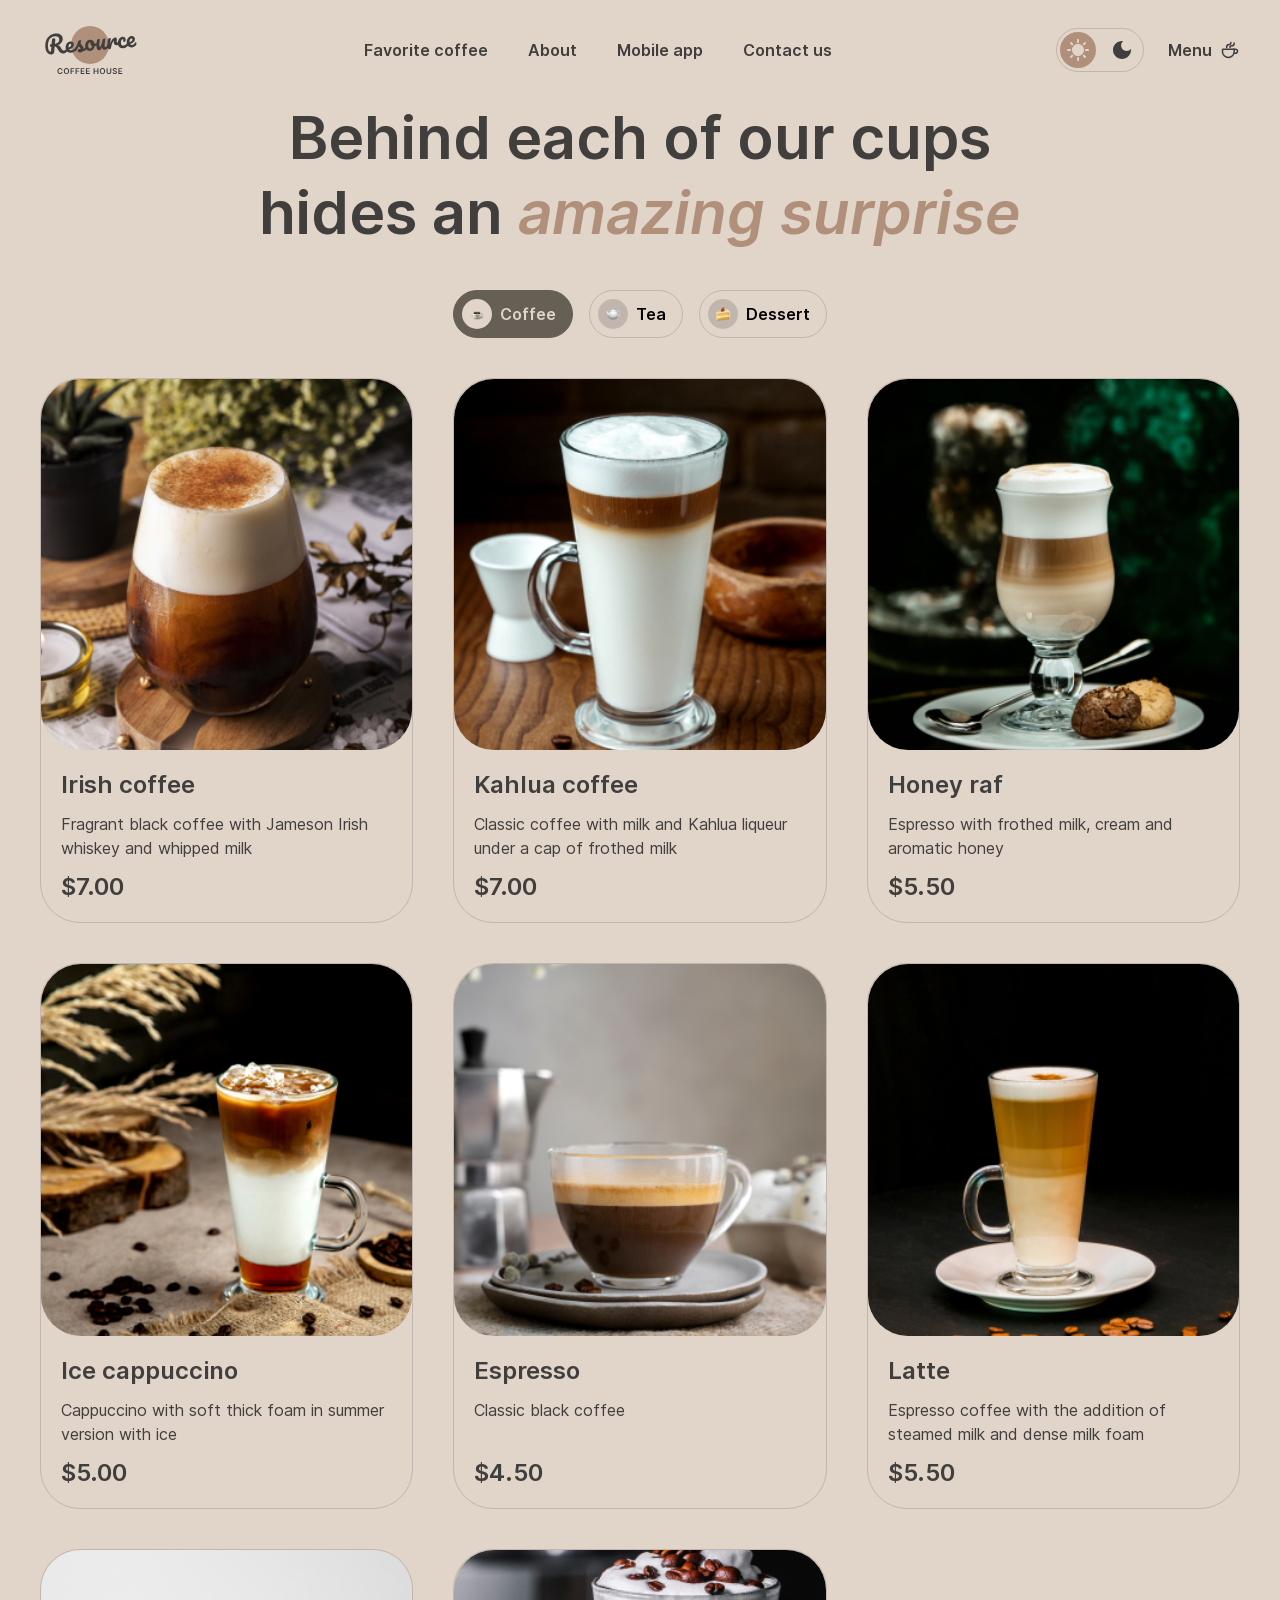
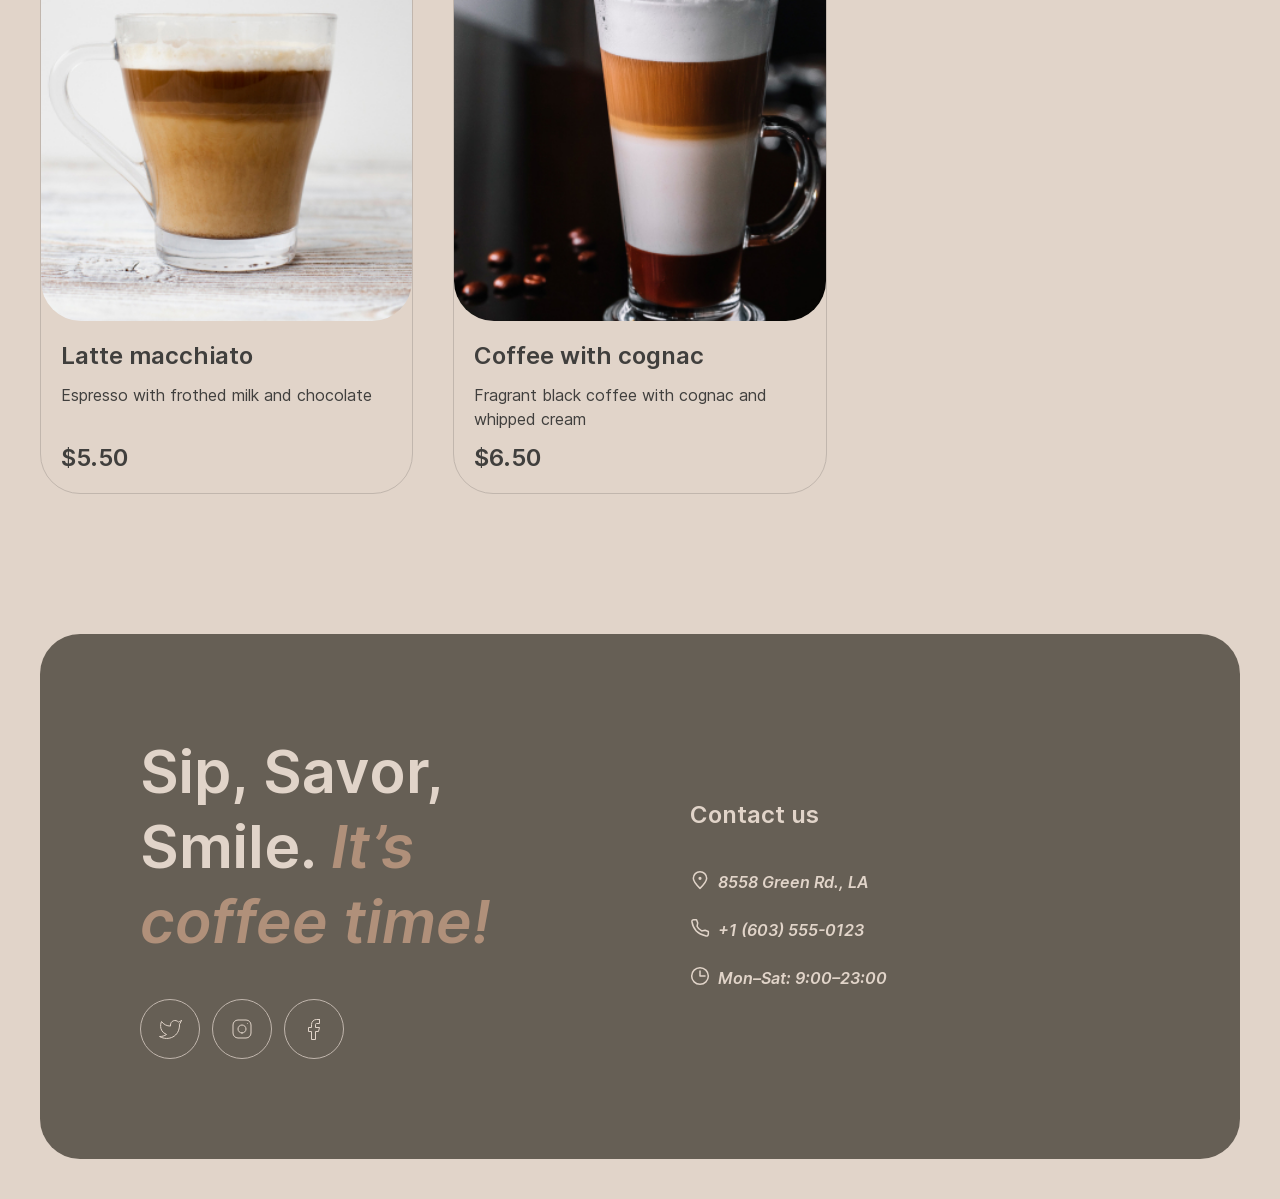
<file: catalog.html>
<!DOCTYPE html>
<html lang="en" data-theme="light">
  <head>
    <meta charset="UTF-8" />
    <meta name="viewport" content="width=device-width, initial-scale=1.0" />
    <title>Resource coffee house</title>
    <script>
      (function () {
        try {
          const saved = localStorage.getItem("theme");
          if (saved) {
            document.documentElement.dataset.theme = saved;
          }
        } catch {
          document.documentElement.dataset.theme = "light";
        }
      })();
    </script>
    <link rel="stylesheet" href="styles.css" />
    <link rel="shortcut icon" href="favicon.ico" />
    <link rel="preconnect" href="https://fonts.googleapis.com" />
  </head>
  <body>
    <header class="header">
      <div class="container header__container">
        <a class="header__logo" href="index.html">
          <svg
            width="100"
            height="60"
            viewBox="0 0 100 60"
            fill="none"
            aria-hidden="true"
          >
            <path
              d="M69 25C69 35.4934 60.4934 44 50 44C39.5066 44 31 35.4934 31 25C31 14.5066 39.5066 6 50 6C60.4934 6 69 14.5066 69 25Z"
              fill="var(--text-accent)"
            />
            <path
              d="M95.6784 22.2913C95.8856 22.2732 96.0534 22.3548 96.1817 22.5364C96.326 22.7165 96.4127 22.9739 96.442 23.3086C96.4922 23.8824 96.4 24.3884 96.1652 24.8265C95.7789 25.5509 95.2359 26.1365 94.5362 26.5832C93.8524 27.0285 93.0084 27.295 92.0042 27.3829C90.4741 27.5168 89.2469 27.1664 88.3226 26.3318C87.3969 25.4812 86.8658 24.2749 86.7291 22.7129C86.6329 21.6131 86.7748 20.5727 87.1547 19.5919C87.5333 18.5951 88.1046 17.7822 88.8687 17.1532C89.6487 16.5229 90.5568 16.1623 91.5928 16.0717C92.5173 15.9908 93.2829 16.2049 93.8895 16.714C94.4948 17.2071 94.8386 17.9239 94.9209 18.8643C95.0171 19.9641 94.7016 20.9473 93.9743 21.814C93.2617 22.6633 91.9772 23.4021 90.1208 24.0303C90.5675 24.73 91.2451 25.0401 92.1537 24.9606C92.8072 24.9035 93.3279 24.7053 93.7158 24.3662C94.1197 24.0257 94.5692 23.4725 95.0643 22.7064C95.2346 22.4506 95.4393 22.3122 95.6784 22.2913ZM91.3914 18.4503C90.8016 18.5019 90.3295 18.8885 89.9751 19.6102C89.6365 20.3304 89.5098 21.1767 89.5949 22.149L89.5991 22.1968C90.5199 21.8914 91.2318 21.4918 91.7347 20.9981C92.2376 20.5044 92.4632 19.9626 92.4117 19.3729C92.3852 19.0701 92.2766 18.8386 92.0859 18.6786C91.9098 18.5013 91.6783 18.4252 91.3914 18.4503Z"
              fill="var(--text-primary)"
            />
            <path
              d="M83.2976 28.1446C81.7356 28.2813 80.4779 27.9497 79.5245 27.1497C78.5857 26.3324 78.0529 25.1985 77.926 23.7481C77.813 22.457 77.969 21.303 78.394 20.2861C78.819 19.2692 79.4149 18.4622 80.1818 17.8651C80.9487 17.268 81.7784 16.9304 82.671 16.8523C83.5477 16.7756 84.2481 16.9793 84.7723 17.4635C85.311 17.9303 85.6159 18.5702 85.6871 19.383C85.7456 20.0525 85.6437 20.6316 85.3813 21.1203C85.1348 21.6076 84.7725 21.8722 84.2944 21.9141C83.9915 21.9406 83.7382 21.8904 83.5344 21.7637C83.3465 21.6356 83.2414 21.444 83.2191 21.189C83.2093 21.0774 83.2141 20.9485 83.2334 20.8023C83.2527 20.6561 83.2676 20.5504 83.278 20.4852C83.3367 20.2392 83.357 20.0125 83.3389 19.8053C83.3208 19.5981 83.2511 19.4436 83.1297 19.3418C83.0243 19.2386 82.876 19.1953 82.6847 19.2121C82.3181 19.2441 81.9901 19.4415 81.7006 19.8041C81.4097 20.1508 81.193 20.6114 81.0506 21.186C80.9081 21.7606 80.8661 22.3826 80.9247 23.0521C81.0865 24.901 81.9723 25.7551 83.5821 25.6142C84.2356 25.557 84.9181 25.2805 85.6296 24.7846C86.3556 24.2714 87.0469 23.5444 87.7034 22.6036C87.8752 22.3637 88.0806 22.2333 88.3197 22.2124C88.5269 22.1942 88.6946 22.2759 88.8229 22.4574C88.9672 22.6375 89.054 22.895 89.0832 23.2297C89.1362 23.8354 89.028 24.3427 88.7587 24.7518C88.0904 25.7418 87.2526 26.5378 86.2452 27.1399C85.2524 27.7247 84.2699 28.0596 83.2976 28.1446Z"
              fill="var(--text-primary)"
            />
            <path
              d="M69.549 29.3476C68.9433 29.4006 68.485 29.1195 68.1742 28.5042C67.8794 27.8876 67.6706 26.8779 67.5479 25.4753C67.3666 23.4032 67.4892 21.4089 67.9158 19.4924C68.0188 19.0177 68.2207 18.6627 68.5213 18.4276C68.8365 18.1752 69.289 18.0232 69.8787 17.9716C70.1975 17.9437 70.4242 17.964 70.5586 18.0326C70.6931 18.1011 70.7701 18.2469 70.7897 18.4701C70.812 18.7251 70.7426 19.3094 70.5816 20.2229C70.478 20.8744 70.3993 21.4434 70.3455 21.93C70.2917 22.4165 70.2636 23.0132 70.2612 23.7201C70.6673 22.3033 71.1594 21.136 71.7376 20.2181C72.3158 19.3002 72.8997 18.6308 73.4892 18.2098C74.0947 17.7874 74.6605 17.5532 75.1865 17.5072C76.2225 17.4166 76.7858 17.8893 76.8765 18.9253C76.8946 19.1325 76.8668 19.6409 76.7931 20.4504C76.7214 21.0991 76.6925 21.5032 76.7064 21.6626C76.7552 22.2204 76.9789 22.4819 77.3773 22.4471C77.8236 22.408 78.3668 22.0072 79.0067 21.2445C79.1958 21.0191 79.4019 20.8967 79.6251 20.8772C79.8323 20.8591 80 20.9408 80.1283 21.1223C80.2712 21.2864 80.3559 21.5199 80.3824 21.8228C80.434 22.4125 80.315 22.8887 80.0255 23.2513C79.6197 23.7526 79.1285 24.1971 78.5521 24.5848C77.9903 24.9552 77.3746 25.1697 76.7052 25.2282C75.8604 25.3021 75.196 25.1434 74.7121 24.7521C74.2441 24.3594 73.978 23.7965 73.9139 23.0633C73.8929 22.8242 73.8959 22.583 73.9228 22.3397C73.9268 22.0182 73.9239 21.8016 73.9142 21.69C73.8919 21.435 73.793 21.3151 73.6177 21.3305C73.3786 21.3514 73.0836 21.6503 72.7325 22.2271C72.396 22.7865 72.0748 23.5213 71.7689 24.4314C71.4631 25.3415 71.2332 26.2932 71.0791 27.2864C70.9694 28.0509 70.8068 28.5791 70.5914 28.8709C70.3906 29.1455 70.0431 29.3044 69.549 29.3476Z"
              fill="var(--text-primary)"
            />
            <path
              d="M59.2462 30.2488C58.5289 30.3116 57.9106 30.0364 57.3912 29.4233C56.8863 28.7929 56.5906 27.9836 56.5042 26.9954C56.3996 25.8 56.3838 24.7012 56.4567 23.699C56.5282 22.6809 56.6985 21.5979 56.9675 20.4501C57.085 19.958 57.2782 19.5958 57.547 19.3635C57.8157 19.1312 58.2609 18.9878 58.8826 18.9334C59.2332 18.9028 59.4772 18.9376 59.6145 19.038C59.7677 19.1371 59.8541 19.2981 59.8736 19.5213C59.8847 19.6488 59.8347 20.0868 59.7235 20.8354C59.6157 21.4391 59.5349 21.9842 59.4811 22.4707C59.3088 24.1722 59.247 25.3019 59.2958 25.8598C59.3251 26.1945 59.3859 26.4301 59.4781 26.5666C59.569 26.6871 59.7021 26.7397 59.8774 26.7244C60.1165 26.7035 60.3904 26.4386 60.6993 25.9297C61.024 25.4195 61.3431 24.6608 61.6565 23.6536C61.9859 22.6451 62.2798 21.4148 62.5382 19.9627C62.6239 19.4734 62.7852 19.114 63.0221 18.8845C63.2749 18.6535 63.6643 18.5151 64.1903 18.4691C64.5569 18.437 64.8161 18.4625 64.9679 18.5456C65.1184 18.6127 65.204 18.7658 65.2249 19.0049C65.2598 19.4034 65.1561 20.5127 64.9138 22.3327C64.646 24.412 64.533 25.6907 64.5748 26.1688C64.6013 26.4717 64.686 26.7052 64.8289 26.8694C64.9703 27.0176 65.1447 27.0827 65.3519 27.0645C65.6706 27.0366 66.0285 26.8126 66.4254 26.3924C66.8368 25.9549 67.3708 25.2657 68.0273 24.3249C68.199 24.0851 68.4044 23.9547 68.6435 23.9337C68.8507 23.9156 69.0185 23.9973 69.1468 24.1788C69.291 24.3589 69.3778 24.6163 69.4071 24.9511C69.4629 25.5886 69.3547 26.096 69.0825 26.4731C68.471 27.3779 67.7905 28.1361 67.041 28.7477C66.3074 29.358 65.4385 29.707 64.4343 29.7949C63.6693 29.8618 63.0776 29.6165 62.6594 29.0588C62.2572 28.4997 62.0093 27.6862 61.9159 26.6183C61.7398 27.7259 61.4065 28.5982 60.9162 29.2354C60.4245 29.8566 59.8678 30.1944 59.2462 30.2488Z"
              fill="var(--text-primary)"
            />
            <path
              d="M57.5606 22.8796C57.7678 22.8614 57.9362 22.9511 58.0659 23.1485C58.1956 23.346 58.2744 23.6041 58.3023 23.9229C58.3692 24.688 58.1779 25.1625 57.7282 25.3463C56.8011 25.7647 55.7659 26.048 54.6225 26.1963C54.4367 27.5616 53.9332 28.6898 53.1117 29.5808C52.2888 30.4559 51.3115 30.9429 50.1799 31.0419C49.2235 31.1256 48.3824 30.9663 47.6566 30.564C46.9467 30.1603 46.383 29.5913 45.9654 28.8569C45.5478 28.1225 45.3 27.309 45.2219 26.4164C45.1159 25.205 45.2529 24.1089 45.6328 23.1281C46.0114 22.1313 46.5841 21.3343 47.351 20.7372C48.1165 20.1242 48.9933 19.7744 49.9816 19.688C51.1929 19.582 52.2022 19.9193 53.0093 20.6999C53.8309 21.4632 54.3592 22.453 54.5941 23.6691C55.339 23.5558 56.2177 23.3183 57.23 22.9567C57.3547 22.9136 57.4649 22.8879 57.5606 22.8796ZM50.1494 28.4908C50.6595 28.4462 51.0797 28.2007 51.41 27.7542C51.7563 27.3063 51.959 26.6863 52.0182 25.8941C51.4948 25.6026 51.0739 25.1977 50.7555 24.6795C50.4531 24.1599 50.2754 23.5972 50.2224 22.9916C50.2001 22.7365 50.2017 22.4794 50.2272 22.2202L50.1076 22.2307C49.4701 22.2864 48.9633 22.644 48.5873 23.3032C48.2259 23.9452 48.094 24.824 48.1916 25.9398C48.2683 26.8164 48.4942 27.4712 48.8694 27.9042C49.2605 28.3357 49.6872 28.5313 50.1494 28.4908Z"
              fill="var(--text-primary)"
            />
            <path
              d="M40.3103 32.4354C39.4815 32.508 38.8272 32.3725 38.3474 32.029C37.8836 31.6841 37.6307 31.2726 37.5889 30.7944C37.5527 30.38 37.6727 30.0081 37.9491 29.6787C38.2254 29.3494 38.6584 29.1589 39.2482 29.1073C39.4554 29.0892 39.6966 29.0922 39.9717 29.1163C40.2614 29.1231 40.4787 29.1282 40.6235 29.1316C40.5713 28.7185 40.4415 28.3364 40.2341 27.9851C40.0427 27.6325 39.8048 27.3 39.5205 26.9876C39.2348 26.6592 38.9692 26.3773 38.7237 26.1418C38.3119 27.1254 37.8861 27.9497 37.4464 28.6145C37.0226 29.278 36.5482 29.9137 36.0232 30.5218C35.7614 30.8338 35.4711 31.0038 35.1523 31.0316C34.8973 31.054 34.6824 30.9844 34.5077 30.823C34.3316 30.6457 34.2316 30.4216 34.2079 30.1506C34.1801 29.8318 34.2658 29.5272 34.4653 29.2367L34.7426 28.827C35.5244 27.6664 36.1078 26.7159 36.4928 25.9756C36.7233 25.4896 36.9884 24.8481 37.288 24.0509C37.5863 23.2379 37.8745 22.4016 38.1527 21.542C38.3942 20.8142 38.9931 20.4085 39.9494 20.3248C40.3957 20.2858 40.71 20.2984 40.8923 20.3628C41.0746 20.4271 41.1734 20.547 41.1888 20.7223C41.1971 20.8179 41.1785 20.9722 41.1329 21.1849C41.0873 21.3977 41.0177 21.6126 40.9243 21.8296C40.6876 22.4285 40.5867 22.9272 40.6215 23.3257C40.6424 23.5647 40.7451 23.8208 40.9296 24.0937C41.1301 24.3653 41.4244 24.7009 41.8127 25.1006C42.3814 25.7254 42.8141 26.2657 43.111 26.7216C43.4224 27.1601 43.6025 27.6583 43.6513 28.2162C43.6652 28.3756 43.6688 28.6001 43.662 28.8898C44.4166 28.5187 45.2626 27.6335 46.2003 26.2345C46.372 25.9946 46.5774 25.8642 46.8165 25.8433C47.0237 25.8252 47.1915 25.9069 47.3198 26.0884C47.464 26.2685 47.5508 26.5259 47.5801 26.8606C47.6331 27.4663 47.5249 27.9737 47.2555 28.3827C46.545 29.4407 45.8392 30.185 45.1381 30.6158C44.4515 31.0292 43.5756 31.2985 42.5105 31.4238C41.9204 32.0215 41.187 32.3587 40.3103 32.4354Z"
              fill="var(--text-primary)"
            />
            <path
              d="M36.6161 26.7357C36.8233 26.7175 36.9911 26.7992 37.1194 26.9807C37.2636 27.1608 37.3504 27.4183 37.3797 27.753C37.4355 28.3905 37.3273 28.8979 37.0551 29.2751C36.5281 30.0439 35.7492 30.7786 34.7183 31.4791C33.7034 32.1782 32.5823 32.5815 31.355 32.6888C29.6814 32.8353 28.3426 32.4947 27.3386 31.667C26.3347 30.8394 25.7637 29.6365 25.6256 28.0586C25.5294 26.9588 25.6713 25.9185 26.0512 24.9376C26.4298 23.9408 27.0011 23.1279 27.7652 22.4989C28.5452 21.8686 29.4533 21.508 30.4893 21.4174C31.4138 21.3365 32.1793 21.5506 32.786 22.0597C33.3913 22.5528 33.7351 23.2696 33.8173 24.21C33.9136 25.3098 33.5981 26.293 32.8708 27.1597C32.1581 28.009 30.8816 28.7471 29.0412 29.3739C29.5039 30.0722 30.293 30.3726 31.4088 30.275C32.126 30.2122 32.9173 29.894 33.7826 29.3204C34.6625 28.7295 35.4016 27.9983 35.9999 27.1269C36.1716 26.887 36.377 26.7566 36.6161 26.7357ZM30.2878 23.796C29.6981 23.8476 29.226 24.2342 28.8715 24.9559C28.533 25.6761 28.4063 26.5224 28.4914 27.4947L28.4955 27.5425C29.4164 27.2371 30.1283 26.8375 30.6312 26.3438C31.1341 25.8501 31.3597 25.3083 31.3081 24.7186C31.2816 24.4158 31.1731 24.1843 30.9824 24.0243C30.8063 23.847 30.5747 23.7709 30.2878 23.796Z"
              fill="var(--text-primary)"
            />
            <path
              d="M27.6906 27.5167C27.8978 27.4986 28.0656 27.5803 28.1939 27.7618C28.3382 27.9419 28.4249 28.1993 28.4542 28.5341C28.5086 29.1557 28.4004 29.6631 28.1296 30.0561C27.4454 31.0476 26.7351 31.8324 25.9987 32.4108C25.261 32.9733 24.3581 33.3012 23.2902 33.3946C22.2541 33.4853 21.3451 33.2837 20.5631 32.79C19.797 32.2949 19.028 31.3985 18.256 30.1009C17.6351 29.063 17.151 28.3023 16.8035 27.8188C16.4547 27.3193 16.119 26.9712 15.7967 26.7745C15.4903 26.5765 15.1198 26.4724 14.6852 26.4622C14.6508 26.8025 14.5595 27.8705 14.4114 29.6663C14.3537 30.4744 14.3165 30.9675 14.3 31.1456C14.2256 32.1319 13.9724 32.9089 13.5402 33.4767C13.1067 34.0286 12.4038 34.3471 11.4315 34.4321C10.3636 34.5256 9.38799 34.2977 8.50477 33.7486C7.63609 33.1822 6.9298 32.3606 6.38589 31.2839C5.84059 30.1913 5.50518 28.9277 5.37968 27.4932C5.1454 24.8154 5.40544 22.4638 6.15978 20.4383C6.93006 18.4115 8.10738 16.8148 9.69174 15.6483C11.2906 14.4644 13.1899 13.7763 15.3895 13.5838C16.9196 13.45 18.223 13.5688 19.2994 13.9404C20.3759 14.312 21.1968 14.8826 21.762 15.6523C22.3432 16.4206 22.6784 17.3148 22.7676 18.3349C22.8457 19.2275 22.7073 20.1229 22.3522 21.0213C22.0117 21.9023 21.4476 22.7066 20.66 23.434C19.8724 24.1614 18.8869 24.7375 17.7034 25.1622C18.4866 25.3025 19.1057 25.5856 19.5605 26.0116C20.0154 26.4376 20.4891 27.0787 20.9816 27.9351C21.5115 28.8524 22.0112 29.5153 22.4806 29.924C22.966 30.3312 23.4955 30.5098 24.0693 30.4596C24.5794 30.4149 25.0509 30.205 25.4838 29.8299C25.9154 29.4388 26.4456 28.7981 27.0744 27.9079C27.2461 27.6681 27.4515 27.5377 27.6906 27.5167ZM11.3837 26.727C10.8418 26.7744 10.4561 26.6797 10.2266 26.4428C10.013 26.2045 9.89225 25.9259 9.86436 25.6071C9.8309 25.2246 9.92394 24.9113 10.1435 24.6672C10.379 24.4218 10.6562 24.2851 10.9749 24.2572L11.5727 24.2049C11.691 22.6206 11.8123 21.2528 11.9364 20.1016C12.053 19.0474 12.6771 18.4708 13.8088 18.3718C14.7173 18.2923 15.2071 18.659 15.2782 19.4719C15.2936 19.6473 15.2975 19.7835 15.2899 19.8805L14.9199 23.9121C15.7764 23.789 16.5393 23.5134 17.2085 23.0855C17.8937 22.6561 18.4149 22.0966 18.7722 21.4068C19.1454 20.7156 19.2957 19.9556 19.2232 19.1268C19.1353 18.1226 18.7236 17.3636 17.988 16.8498C17.2524 16.3359 16.2232 16.1369 14.9002 16.2526C13.3382 16.3893 12.0016 16.8997 10.8904 17.7839C9.79381 18.6508 8.98568 19.8779 8.46605 21.4653C7.94503 23.0366 7.78003 24.9142 7.97108 27.0978C8.06033 28.1179 8.24063 28.9855 8.51198 29.7006C8.78334 30.4157 9.08648 30.9432 9.42139 31.2834C9.75631 31.6235 10.0592 31.7817 10.3302 31.7579C10.5374 31.7398 10.6957 31.6216 10.8051 31.4032C10.9304 31.1834 11.0127 30.839 11.052 30.3698L11.3837 26.727Z"
              fill="var(--text-primary)"
            />
            <path
              d="M78.4023 54.0001V48.1819H82.1864V49.0654H79.4563V50.645H81.9904V51.5285H79.4563V53.1165H82.2092V54.0001H78.4023Z"
              fill="var(--text-primary)"
            />
            <path
              d="M75.9698 49.7813C75.9433 49.5332 75.8316 49.34 75.6346 49.2017C75.4395 49.0635 75.1857 48.9943 74.8732 48.9943C74.6535 48.9943 74.4651 49.0275 74.3079 49.0938C74.1507 49.1601 74.0304 49.25 73.9471 49.3637C73.8638 49.4773 73.8211 49.607 73.8192 49.7529C73.8192 49.8741 73.8467 49.9792 73.9016 50.0682C73.9585 50.1572 74.0352 50.233 74.1317 50.2955C74.2283 50.3561 74.3353 50.4072 74.4528 50.4489C74.5702 50.4906 74.6886 50.5256 74.8079 50.554L75.3533 50.6904C75.573 50.7415 75.7842 50.8106 75.9869 50.8977C76.1914 50.9849 76.3742 51.0947 76.5352 51.2273C76.698 51.3599 76.8268 51.5199 76.9215 51.7074C77.0162 51.8949 77.0636 52.1146 77.0636 52.3665C77.0636 52.7074 76.9764 53.0076 76.8022 53.2671C76.628 53.5246 76.3761 53.7263 76.0465 53.8722C75.7189 54.0161 75.3221 54.0881 74.8562 54.0881C74.4035 54.0881 74.0105 54.018 73.6772 53.8779C73.3458 53.7377 73.0863 53.5332 72.8988 53.2642C72.7132 52.9953 72.6128 52.6676 72.5977 52.2813H73.6346C73.6497 52.4839 73.7122 52.6525 73.8221 52.787C73.9319 52.9214 74.0749 53.0218 74.2511 53.0881C74.4291 53.1544 74.628 53.1875 74.8477 53.1875C75.0768 53.1875 75.2776 53.1534 75.4499 53.0852C75.6242 53.0152 75.7605 52.9186 75.859 52.7955C75.9575 52.6705 76.0077 52.5246 76.0096 52.358C76.0077 52.2065 75.9632 52.0815 75.8761 51.983C75.7889 51.8826 75.6668 51.7993 75.5096 51.733C75.3543 51.6648 75.1725 51.6042 74.9641 51.5512L74.3022 51.3807C73.823 51.2576 73.4442 51.071 73.1658 50.821C72.8893 50.5692 72.7511 50.2349 72.7511 49.8182C72.7511 49.4754 72.8439 49.1752 73.0295 48.9176C73.217 48.6601 73.4717 48.4602 73.7937 48.3182C74.1156 48.1743 74.4802 48.1023 74.8874 48.1023C75.3003 48.1023 75.6621 48.1743 75.9727 48.3182C76.2852 48.4602 76.5304 48.6582 76.7085 48.912C76.8865 49.1638 76.9783 49.4536 76.984 49.7813H75.9698Z"
              fill="var(--text-primary)"
            />
            <path
              d="M70.2086 48.1819H71.2626V51.983C71.2626 52.3997 71.1641 52.7662 70.9672 53.0825C70.7721 53.3987 70.4975 53.6459 70.1433 53.8239C69.7891 54.0001 69.3753 54.0881 68.9018 54.0881C68.4264 54.0881 68.0117 54.0001 67.6575 53.8239C67.3033 53.6459 67.0287 53.3987 66.8336 53.0825C66.6386 52.7662 66.541 52.3997 66.541 51.983V48.1819H67.595V51.895C67.595 52.1374 67.648 52.3533 67.7541 52.5427C67.862 52.7321 68.0136 52.8807 68.2086 52.9887C68.4037 53.0948 68.6348 53.1478 68.9018 53.1478C69.1689 53.1478 69.3999 53.0948 69.595 52.9887C69.792 52.8807 69.9435 52.7321 70.0495 52.5427C70.1556 52.3533 70.2086 52.1374 70.2086 51.895V48.1819Z"
              fill="var(--text-primary)"
            />
            <path
              d="M65.1435 51.0909C65.1435 51.7178 65.026 52.2548 64.7912 52.7017C64.5582 53.1468 64.2401 53.4877 63.8366 53.7245C63.4351 53.9612 62.9796 54.0796 62.4702 54.0796C61.9607 54.0796 61.5043 53.9612 61.1009 53.7245C60.6993 53.4858 60.3812 53.144 60.1463 52.6989C59.9134 52.2519 59.7969 51.7159 59.7969 51.0909C59.7969 50.464 59.9134 49.9281 60.1463 49.483C60.3812 49.036 60.6993 48.6942 61.1009 48.4574C61.5043 48.2207 61.9607 48.1023 62.4702 48.1023C62.9796 48.1023 63.4351 48.2207 63.8366 48.4574C64.2401 48.6942 64.5582 49.036 64.7912 49.483C65.026 49.9281 65.1435 50.464 65.1435 51.0909ZM64.0838 51.0909C64.0838 50.6496 64.0147 50.2775 63.8764 49.9745C63.7401 49.6695 63.5507 49.4394 63.3082 49.2841C63.0658 49.1269 62.7865 49.0483 62.4702 49.0483C62.1539 49.0483 61.8745 49.1269 61.6321 49.2841C61.3897 49.4394 61.1993 49.6695 61.0611 49.9745C60.9247 50.2775 60.8565 50.6496 60.8565 51.0909C60.8565 51.5322 60.9247 51.9053 61.0611 52.2102C61.1993 52.5133 61.3897 52.7434 61.6321 52.9006C61.8745 53.0559 62.1539 53.1335 62.4702 53.1335C62.7865 53.1335 63.0658 53.0559 63.3082 52.9006C63.5507 52.7434 63.7401 52.5133 63.8764 52.2102C64.0147 51.9053 64.0838 51.5322 64.0838 51.0909Z"
              fill="var(--text-primary)"
            />
            <path
              d="M53.5918 54.0001V48.1819H54.6458V50.645H57.3418V48.1819H58.3986V54.0001H57.3418V51.5285H54.6458V54.0001H53.5918Z"
              fill="var(--text-primary)"
            />
            <path
              d="M45.9492 54.0001V48.1819H49.7333V49.0654H47.0032V50.645H49.5373V51.5285H47.0032V53.1165H49.756V54.0001H45.9492Z"
              fill="var(--text-primary)"
            />
            <path
              d="M40.6895 54.0001V48.1819H44.4735V49.0654H41.7434V50.645H44.2775V51.5285H41.7434V53.1165H44.4963V54.0001H40.6895Z"
              fill="var(--text-primary)"
            />
            <path
              d="M35.6016 54.0001V48.1819H39.3288V49.0654H36.6555V50.645H39.0732V51.5285H36.6555V54.0001H35.6016Z"
              fill="var(--text-primary)"
            />
            <path
              d="M30.5137 54.0001V48.1819H34.2409V49.0654H31.5676V50.645H33.9853V51.5285H31.5676V54.0001H30.5137Z"
              fill="var(--text-primary)"
            />
            <path
              d="M29.1181 51.0909C29.1181 51.7178 29.0007 52.2548 28.7658 52.7017C28.5328 53.1468 28.2147 53.4877 27.8113 53.7245C27.4097 53.9612 26.9542 54.0796 26.4448 54.0796C25.9353 54.0796 25.4789 53.9612 25.0755 53.7245C24.6739 53.4858 24.3558 53.144 24.1209 52.6989C23.888 52.2519 23.7715 51.7159 23.7715 51.0909C23.7715 50.464 23.888 49.9281 24.1209 49.483C24.3558 49.036 24.6739 48.6942 25.0755 48.4574C25.4789 48.2207 25.9353 48.1023 26.4448 48.1023C26.9542 48.1023 27.4097 48.2207 27.8113 48.4574C28.2147 48.6942 28.5328 49.036 28.7658 49.483C29.0007 49.9281 29.1181 50.464 29.1181 51.0909ZM28.0584 51.0909C28.0584 50.6496 27.9893 50.2775 27.851 49.9745C27.7147 49.6695 27.5253 49.4394 27.2828 49.2841C27.0404 49.1269 26.7611 49.0483 26.4448 49.0483C26.1285 49.0483 25.8491 49.1269 25.6067 49.2841C25.3643 49.4394 25.1739 49.6695 25.0357 49.9745C24.8993 50.2775 24.8311 50.6496 24.8311 51.0909C24.8311 51.5322 24.8993 51.9053 25.0357 52.2102C25.1739 52.5133 25.3643 52.7434 25.6067 52.9006C25.8491 53.0559 26.1285 53.1335 26.4448 53.1335C26.7611 53.1335 27.0404 53.0559 27.2828 52.9006C27.5253 52.7434 27.7147 52.5133 27.851 52.2102C27.9893 51.9053 28.0584 51.5322 28.0584 51.0909Z"
              fill="var(--text-primary)"
            />
            <path
              d="M22.5536 50.1449H21.4911C21.4608 49.9707 21.4049 49.8163 21.3235 49.6818C21.2421 49.5455 21.1407 49.4299 21.0195 49.3352C20.8983 49.2406 20.7601 49.1695 20.6048 49.1222C20.4513 49.0729 20.2856 49.0483 20.1076 49.0483C19.7913 49.0483 19.511 49.1279 19.2667 49.287C19.0224 49.4442 18.8311 49.6752 18.6928 49.9801C18.5546 50.2832 18.4854 50.6534 18.4854 51.0909C18.4854 51.536 18.5546 51.911 18.6928 52.2159C18.833 52.519 19.0243 52.7481 19.2667 52.9034C19.511 53.0568 19.7904 53.1335 20.1048 53.1335C20.279 53.1335 20.4419 53.1108 20.5934 53.0654C20.7468 53.018 20.8841 52.9489 21.0053 52.858C21.1284 52.7671 21.2317 52.6553 21.315 52.5227C21.4002 52.3902 21.4589 52.2387 21.4911 52.0682L22.5536 52.0739C22.5138 52.3504 22.4277 52.6099 22.2951 52.8523C22.1644 53.0947 21.993 53.3087 21.7809 53.4943C21.5688 53.6781 21.3207 53.822 21.0366 53.9262C20.7525 54.0284 20.4371 54.0796 20.0906 54.0796C19.5792 54.0796 19.1228 53.9612 18.7212 53.7245C18.3197 53.4877 18.0034 53.1459 17.7724 52.6989C17.5413 52.2519 17.4258 51.7159 17.4258 51.0909C17.4258 50.464 17.5423 49.9281 17.7752 49.483C18.0082 49.036 18.3254 48.6942 18.7269 48.4574C19.1284 48.2207 19.583 48.1023 20.0906 48.1023C20.4144 48.1023 20.7156 48.1477 20.994 48.2387C21.2724 48.3296 21.5205 48.4631 21.7383 48.6392C21.9561 48.8135 22.1351 49.0275 22.2752 49.2813C22.4173 49.5332 22.5101 49.821 22.5536 50.1449Z"
              fill="var(--text-primary)"
            />
          </svg>
        </a>

        <nav class="header__menu menu">
          <ul class="menu__list">
            <li class="menu__item">
              <a class="menu__link" href="./#favorite">Favorite coffee</a>
            </li>
            <li class="menu__item">
              <a class="menu__link" href="./#about">About</a>
            </li>
            <li class="menu__item">
              <a class="menu__link" href="./#mobile-app">Mobile app</a>
            </li>
            <li class="menu__item">
              <a class="menu__link" href="#contacts">Contact us</a>
            </li>
          </ul>
          <a class="menu__link menu__link--catalog" href="catalog.html">
            <span class="menu__text">Menu</span>
            <svg
              class="menu__icon"
              width="40"
              height="40"
              viewBox="0 0 40 40"
              fill="none"
              aria-hidden="true"
            >
              <path
                d="M28.3333 18.9333V25C28.3333 30.5228 23.8561 35 18.3332 35H14.9999C9.47707 35 4.99992 30.5228 4.99992 25V18.9333C4.99992 18.602 5.26855 18.3333 5.59992 18.3333H27.7333C28.0646 18.3333 28.3333 18.602 28.3333 18.9333Z"
                stroke="currentColor"
                stroke-width="2"
                stroke-linecap="round"
                stroke-linejoin="round"
              />
              <path
                d="M19.9999 15C19.9999 13.3334 21.1904 11.6667 23.5713 11.6667C24.0919 11.6667 24.7136 11.6667 25.3333 11.6667C26.9901 11.6667 28.3333 10.3236 28.3333 8.66671V5.83337"
                stroke="currentColor"
                stroke-width="2"
                stroke-linecap="round"
                stroke-linejoin="round"
              />
              <path
                d="M13.3334 15V12.1667C13.3334 10.5098 14.6766 9.16667 16.3334 9.16667H19.6667C20.7713 9.16667 21.6667 8.27124 21.6667 7.16667V5"
                stroke="currentColor"
                stroke-width="2"
                stroke-linecap="round"
                stroke-linejoin="round"
              />
              <path
                d="M26.6667 18.3334H30.8334C33.1346 18.3334 35.0001 20.1989 35.0001 22.5C35.0001 24.8012 33.1346 26.6667 30.8334 26.6667H28.3334"
                stroke="currentColor"
                stroke-width="2"
                stroke-linecap="round"
                stroke-linejoin="round"
              />
            </svg>
          </a>
        </nav>

        <div class="header__actions">
          <button class="header__theme-switch theme-switch" type="button">
            <span
              class="theme-switch__icon theme-switch__icon--sun"
              aria-hidden="true"
            >
              <svg width="22" height="22" viewBox="0 0 22 22" fill="none">
                <path
                  d="M10 3V1C10 0.45 10.45 0 11 0C11.55 0 12 0.45 12 1V3C12 3.55 11.55 4 11 4C10.45 4 10 3.55 10 3ZM17.36 6.05L18.77 4.63C19.16 4.24 19.16 3.61 18.77 3.22C18.38 2.83 17.75 2.83 17.36 3.22L15.95 4.64C15.56 5.03 15.56 5.66 15.95 6.05C16.34 6.44 16.97 6.44 17.36 6.05ZM21 10H19C18.45 10 18 10.45 18 11C18 11.55 18.45 12 19 12H21C21.55 12 22 11.55 22 11C22 10.45 21.55 10 21 10ZM11 18C10.45 18 10 18.45 10 19V21C10 21.55 10.45 22 11 22C11.55 22 12 21.55 12 21V19C12 18.45 11.55 18 11 18ZM4.64 6.05L3.22 4.64C2.83 4.25 2.83 3.61 3.22 3.23C3.61 2.85 4.25 2.84 4.63 3.23L6.04 4.64C6.43 5.03 6.43 5.67 6.04 6.05C5.65 6.43 5.02 6.44 4.64 6.05ZM15.95 15.95C15.56 16.34 15.56 16.98 15.95 17.36L17.36 18.77C17.75 19.16 18.39 19.16 18.77 18.77C19.16 18.38 19.16 17.74 18.77 17.36L17.36 15.95C16.98 15.56 16.34 15.56 15.95 15.95ZM1 12H3C3.55 12 4 11.55 4 11C4 10.45 3.55 10 3 10H1C0.45 10 0 10.45 0 11C0 11.55 0.45 12 1 12ZM4.64 18.78L6.05 17.37C6.44 16.98 6.44 16.34 6.05 15.96C5.66 15.58 5.02 15.57 4.64 15.96L3.23 17.37C2.84 17.76 2.84 18.4 3.23 18.78C3.61 19.17 4.25 19.17 4.64 18.78ZM11 5C7.69 5 5 7.69 5 11C5 14.31 7.69 17 11 17C14.31 17 17 14.31 17 11C17 7.69 14.31 5 11 5Z"
                  fill="currentColor"
                />
              </svg>
            </span>

            <span
              class="theme-switch__icon theme-switch__icon--moon"
              aria-hidden="true"
            >
              <svg width="18" height="18" viewBox="0 0 18 18" fill="none">
                <path
                  d="M9 0C4.03 0 0 4.03 0 9C0 13.97 4.03 18 9 18C13.97 18 18 13.97 18 9C18 8.54 17.96 8.08 17.9 7.64C16.92 9.01 15.32 9.9 13.5 9.9C10.52 9.9 8.1 7.48 8.1 4.5C8.1 2.69 8.99 1.08 10.36 0.0999999C9.92 0.0399999 9.46 0 9 0Z"
                  fill="currentColor"
                />
              </svg>
            </span>
          </button>

          <a class="header__catalog-link catalog-link" href="catalog.html">
            <span class="catalog-link__text">Menu</span>
            <svg
              class="catalog-link__icon"
              width="20"
              height="20"
              viewBox="0 0 20 20"
              fill="none"
            >
              <path
                d="M14.167 9.76667V11.6667C14.167 14.8883 11.5553 17.5 8.33366 17.5C5.112 17.5 2.50033 14.8883 2.50033 11.6667V9.76667C2.50033 9.4353 2.76896 9.16667 3.10033 9.16667H13.567C13.8984 9.16667 14.167 9.4353 14.167 9.76667Z"
                stroke="currentColor"
                stroke-width="1.5"
                stroke-linecap="round"
                stroke-linejoin="round"
              />
              <path
                d="M10.0003 7.50008C10.0003 6.66675 10.5956 5.83341 11.786 5.83341C13.101 5.83341 14.167 4.76743 14.167 3.45246V2.91675"
                stroke="currentColor"
                stroke-width="1.5"
                stroke-linecap="round"
                stroke-linejoin="round"
              />
              <path
                d="M6.66634 7.5V7.08333C6.66634 5.70262 7.78563 4.58333 9.16634 4.58333C10.0868 4.58333 10.833 3.83714 10.833 2.91667V2.5"
                stroke="currentColor"
                stroke-width="1.5"
                stroke-linecap="round"
                stroke-linejoin="round"
              />
              <path
                d="M13.333 9.16675H15.4163C16.5669 9.16675 17.4997 10.0995 17.4997 11.2501C17.4997 12.4007 16.5669 13.3334 15.4163 13.3334H14.1663"
                stroke="currentColor"
                stroke-width="1.5"
                stroke-linecap="round"
                stroke-linejoin="round"
              />
            </svg>
          </a>

          <button class="burger-menu" type="button">
            <span class="burger-menu__item" aria-hidden="true"></span>
          </button>
        </div>
      </div>
    </header>

    <main>
      <section class="catalog">
        <h1 class="visually-hidden">Catalog</h1>

        <div class="container catalog__container">
          <div class="catalog__header">
            <h2 class="catalog__title">
              Behind each of our cups hides an <span>amazing surprise</span>
            </h2>

            <div class="catalog__filters filters">
              <button
                class="filters__btn filters__btn--active"
                type="button"
                data-category="coffee"
              >
                <span class="filters__icon">
                  <img
                    src="./assets/images/catalog-page/icons/coffee.png"
                    alt=""
                    width="16"
                    height="16"
                  />
                </span>
                <span>Coffee</span>
              </button>
              <button class="filters__btn" type="button" data-category="tea">
                <span class="filters__icon">
                  <img
                    src="./assets/images/catalog-page/icons/tea.png"
                    alt=""
                    width="16"
                    height="16"
                  />
                </span>
                <span>Tea</span>
              </button>
              <button
                class="filters__btn"
                type="button"
                data-category="dessert"
              >
                <span class="filters__icon">
                  <img
                    src="./assets/images/catalog-page/icons/dessert.png"
                    alt=""
                    width="16"
                    height="16"
                  />
                </span>
                <span>Dessert</span>
              </button>
            </div>
          </div>

          <div class="catalog__grid"></div>

          <div class="catalog__show-more is-hidden">
            <button
              class="catalog__show-more-btn"
              aria-label="Show more"
              type="button"
            >
              <svg
                width="24"
                height="24"
                viewBox="0 0 24 24"
                fill="none"
                aria-hidden="true"
              >
                <path
                  d="M21.8883 13.5C21.1645 18.3113 17.013 22 12 22C6.47715 22 2 17.5228 2 12C2 6.47715 6.47715 2 12 2C16.1006 2 19.6248 4.46819 21.1679 8"
                  stroke="currentColor"
                  stroke-linecap="round"
                  stroke-linejoin="round"
                />
                <path
                  d="M17 8H21.4C21.7314 8 22 7.73137 22 7.4V3"
                  stroke="currentColor"
                  stroke-linecap="round"
                  stroke-linejoin="round"
                />
              </svg>
            </button>
          </div>
        </div>
      </section>
    </main>

    <footer class="footer" id="contacts">
      <div class="container">
        <div class="footer__inner">
          <div class="footer__brand">
            <p class="footer__slogan">
              Sip, Savor, Smile. <span>It’s coffee time!</span>
            </p>
            <ul class="footer__socials socials">
              <li class="socials__item">
                <a class="socials__link" href="https://x.com/">
                  <svg
                    width="23"
                    height="19"
                    viewBox="0 0 23 19"
                    fill="none"
                    aria-hidden="true"
                  >
                    <path
                      d="M22.5 0.510056C22.5 0.510056 20.4821 1.70217 19.36 2.04006C18.7577 1.34757 17.9573 0.856748 17.067 0.633982C16.1767 0.411216 15.2395 0.467251 14.3821 0.794509C13.5247 1.12177 12.7884 1.70446 12.273 2.46377C11.7575 3.22309 11.4877 4.12239 11.5 5.04006V6.04006C9.74263 6.08562 8.00127 5.69587 6.43101 4.9055C4.86074 4.11513 3.51032 2.94869 2.5 1.51006C2.5 1.51006 -1.5 10.5101 7.5 14.5101C5.44053 15.908 2.98716 16.609 0.5 16.5101C9.5 21.5101 20.5 16.5101 20.5 5.01006C20.4991 4.73151 20.4723 4.45365 20.42 4.18006C21.4406 3.17355 22.5 0.510056 22.5 0.510056Z"
                      stroke="currentColor"
                      stroke-linecap="round"
                      stroke-linejoin="round"
                    />
                  </svg>
                </a>
              </li>
              <li class="socials__item">
                <a class="socials__link" href="https://www.instagram.com/">
                  <svg
                    width="24"
                    height="24"
                    viewBox="0 0 24 24"
                    fill="none"
                    aria-hidden="true"
                  >
                    <path
                      d="M12 16C14.2091 16 16 14.2091 16 12C16 9.79086 14.2091 8 12 8C9.79086 8 8 9.79086 8 12C8 14.2091 9.79086 16 12 16Z"
                      stroke="currentColor"
                      stroke-linecap="round"
                      stroke-linejoin="round"
                    />
                    <path
                      d="M3 16V8C3 5.23858 5.23858 3 8 3H16C18.7614 3 21 5.23858 21 8V16C21 18.7614 18.7614 21 16 21H8C5.23858 21 3 18.7614 3 16Z"
                      stroke="currentColor"
                    />
                    <path
                      d="M17.5 6.51L17.51 6.49889"
                      stroke="currentColor"
                      stroke-linecap="round"
                      stroke-linejoin="round"
                    />
                  </svg>
                </a>
              </li>
              <li class="socials__item">
                <a class="socials__link" href="https://www.facebook.com/">
                  <svg
                    width="12"
                    height="21"
                    viewBox="0 0 12 21"
                    fill="none"
                    aria-hidden="true"
                  >
                    <path
                      d="M11.5 0.5H8.5C7.17392 0.5 5.90215 1.02678 4.96447 1.96447C4.02678 2.90215 3.5 4.17392 3.5 5.5V8.5H0.5V12.5H3.5V20.5H7.5V12.5H10.5L11.5 8.5H7.5V5.5C7.5 5.23478 7.60536 4.98043 7.79289 4.79289C7.98043 4.60536 8.23478 4.5 8.5 4.5H11.5V0.5Z"
                      stroke="currentColor"
                      stroke-linecap="round"
                      stroke-linejoin="round"
                    />
                  </svg>
                </a>
              </li>
            </ul>
          </div>
          <div class="footer__contacts contacts">
            <h2 class="contacts__heading">Contact us</h2>
            <address class="contacts__list">
              <ul class="contacts__items">
                <li class="contacts__item">
                  <a
                    class="contacts__link"
                    href="https://maps.app.goo.gl/3C2wxLvZA4bADQR47"
                    target="_blank"
                  >
                    <svg
                      width="20"
                      height="20"
                      viewBox="0 0 20 20"
                      fill="none"
                      aria-hidden="true"
                    >
                      <path
                        d="M16.6663 8.33329C16.6663 12.0152 9.99967 18.3333 9.99967 18.3333C9.99967 18.3333 3.33301 12.0152 3.33301 8.33329C3.33301 4.65139 6.31778 1.66663 9.99967 1.66663C13.6816 1.66663 16.6663 4.65139 16.6663 8.33329Z"
                        stroke="currentColor"
                        stroke-width="1.5"
                      />
                      <path
                        d="M10.0003 9.16667C10.4606 9.16667 10.8337 8.79357 10.8337 8.33333C10.8337 7.8731 10.4606 7.5 10.0003 7.5C9.54009 7.5 9.16699 7.8731 9.16699 8.33333C9.16699 8.79357 9.54009 9.16667 10.0003 9.16667Z"
                        fill="currentColor"
                        stroke="currentColor"
                        stroke-width="1.5"
                        stroke-linecap="round"
                        stroke-linejoin="round"
                      />
                    </svg>
                    <span>8558 Green Rd., LA</span></a
                  >
                </li>
                <li class="contacts__item">
                  <a class="contacts__link" href="tel:+16035550123">
                    <svg
                      width="20"
                      height="20"
                      viewBox="0 0 20 20"
                      fill="none"
                      aria-hidden="true"
                    >
                      <path
                        d="M15.0984 12.2516L11.6665 12.9166C9.34845 11.7531 7.91654 10.4166 7.08321 8.33329L7.72483 4.89154L6.51197 1.66663L3.72946 1.66663C2.60191 1.66663 1.71466 2.59958 1.90108 3.71161C2.29888 6.08454 3.37231 10.0391 6.24987 12.9166C9.27338 15.9401 13.5661 17.3318 16.1378 17.9288C17.299 18.1983 18.3332 17.2908 18.3332 16.0988L18.3332 13.4843L15.0984 12.2516Z"
                        stroke="currentColor"
                        stroke-width="1.5"
                        stroke-linecap="round"
                        stroke-linejoin="round"
                      />
                    </svg>
                    <span>+1 (603) 555-0123</span>
                  </a>
                </li>
                <li class="contacts__item">
                  <svg
                    width="20"
                    height="20"
                    viewBox="0 0 20 20"
                    fill="none"
                    aria-hidden="true"
                  >
                    <g clip-path="url(#clip0_217_1736)">
                      <path
                        d="M10 5L10 10L15 10"
                        stroke="currentColor"
                        stroke-width="1.5"
                        stroke-linecap="round"
                        stroke-linejoin="round"
                      />
                      <path
                        d="M10.0003 18.3333C14.6027 18.3333 18.3337 14.6023 18.3337 9.99996C18.3337 5.39759 14.6027 1.66663 10.0003 1.66663C5.39795 1.66663 1.66699 5.39759 1.66699 9.99996C1.66699 14.6023 5.39795 18.3333 10.0003 18.3333Z"
                        stroke="currentColor"
                        stroke-width="1.5"
                        stroke-linecap="round"
                        stroke-linejoin="round"
                      />
                    </g>
                    <defs>
                      <clipPath id="clip0_217_1736">
                        <rect width="20" height="20" fill="white" />
                      </clipPath>
                    </defs>
                  </svg>
                  <span>Mon–Sat: 9:00–23:00</span>
                </li>
              </ul>
            </address>
          </div>
        </div>
      </div>
    </footer>
    <script type="module" src="main.js"></script>
  </body>
</html>
</file>
<file: styles.css>
@font-face {
  font-family: "Inter";
  font-style: italic;
  font-weight: 400;
  font-display: swap;
  src: url("./assets/fonts/Inter-Italic.woff2") format("woff2");
}

@font-face {
  font-family: "Inter";
  font-style: normal;
  font-weight: 400;
  font-display: swap;
  src: url("./assets/fonts/Inter-Regular.woff2") format("woff2");
}

@font-face {
  font-family: "Inter";
  font-style: normal;
  font-weight: 600;
  font-display: swap;
  src: url("./assets/fonts/Inter-SemiBold.woff2") format("woff2");
}

@font-face {
  font-family: "Inter";
  font-style: italic;
  font-weight: 600;
  font-display: swap;
  src: url("./assets/fonts/Inter-SemiBoldItalic.woff2") format("woff2");
}

*,
*::before,
*::after {
  box-sizing: border-box;
  margin: 0;
  padding: 0;
}

img,
svg {
  max-width: 100%;
  display: block;
}

button {
  font: inherit;
  cursor: pointer;
}

a {
  color: inherit;
  text-decoration: none;
}

ul,
ol {
  list-style: none;
}

html {
  scroll-behavior: smooth;
}

:root {
  --text-primary: #403f3d;
  --text-inverse: #e1d4c9;
  --text-accent: #b0907a;
  --color-icon: #403f3d;
  --bg-page: #e1d4c9;
  --bg-container: #665f55;
  --bg-overlay: rgba(64, 63, 61, 0.8);
  --border-primary: #c1b6ad;
  --border-inverse: #665f55;
  --bg-modal: #e1d4c9;
  --bg-modal-control: #665f55;

  --font-family: "Inter", sans-serif;

  color-scheme: light;
}

[data-theme="dark"] {
  --text-primary: #e1d4c9;
  --text-inverse: #e1d4c9;
  --text-accent: #b0907a;
  --color-icon: #e1d4c9;
  --bg-page: #292826;
  --bg-container: #403f3d;
  --bg-overlay: rgba(41, 40, 38, 0.8);
  --border-primary: #665f55;
  --border-inverse: #c1b6ad;
  --bg-modal: var(--bg-container);
  --bg-modal-control: var(--bg-page);

  color-scheme: dark;
}

body {
  font-family: var(--font-family);
  color: var(--text-primary);
  background-color: var(--bg-page);
  font-weight: 600;
}

body.no-scroll {
  overflow: hidden;
}

.container {
  max-width: 1440px;
  margin-inline: auto;
  padding-inline: 40px;
}

.visually-hidden {
  position: absolute;
  width: 1px;
  height: 1px;
  margin: -1px;
  border: 0;
  padding: 0;
  white-space: nowrap;
  clip-path: inset(100%);
  clip: rect(0 0 0 0);
  overflow: hidden;
}

/* Header start */
.header {
  padding-block: 20px;
}

.header__container {
  display: flex;
  align-items: center;
  justify-content: space-between;
}

.header__logo {
  z-index: 100;
}

.header__menu {
  margin-inline: auto;
  z-index: 99;
}

.menu__list {
  display: flex;
  align-items: center;
  gap: 40px;
}

.menu__link {
  position: relative;
  padding-block: 16px;
}

.menu__link::before {
  content: "";
  position: absolute;
  bottom: 10px;
  left: 0;
  width: 100%;
  height: 2px;
  background-color: var(--text-primary);
  transform: scaleX(0);
  transform-origin: left;
  transition: transform 0.3s ease-in-out;
}

.header__actions {
  display: flex;
  align-items: center;
  gap: 24px;
  z-index: 100;
}

.theme-switch {
  position: relative;
  display: inline-flex;
  align-items: center;
  gap: 8px;
  border: 1px solid var(--border-primary);
  background-color: transparent;
  border-radius: 100px;
  padding: 3px;
}

.theme-switch::before {
  content: "";
  position: absolute;
  top: 3px;
  left: 3px;
  width: 36px;
  height: 36px;
  border-radius: 100px;
  background-color: var(--text-accent);
  transition: transform 0.3s ease, background-color 0.2s ease;
}

:root[data-theme="dark"] .theme-switch::before {
  transform: translateX(44px);
}

.theme-switch__icon {
  position: relative;
  z-index: 1;
  display: grid;
  place-items: center;
  border-radius: 100px;
  width: 36px;
  height: 36px;
}

.theme-switch__icon--sun {
  color: var(--text-inverse);
  background-color: transparent;
  transition: background-color 0.2s ease;
}

.theme-switch__icon--moon {
  color: var(--text-primary);
  background-color: transparent;

  transition: color 0.2s ease, background-color 0.2s ease;
}

.catalog-link {
  position: relative;
  display: flex;
  align-items: center;
  gap: 8px;
  padding-block: 12px;
  color: var(--text-primary);
  line-height: 1;
}

.catalog-link::before {
  content: "";
  position: absolute;
  bottom: 7px;
  width: 100%;
  height: 2px;
  background-color: var(--text-primary);
  transform: scaleX(0);
  transform-origin: left;
  transition: transform 0.3s ease-in-out;
}

.menu__link--catalog {
  display: none;
  align-items: center;
  gap: 16px;
}

.burger-menu {
  display: none;
  justify-content: center;
  width: 44px;
  height: 44px;
  border: 1px solid var(--bg-container);
  border-radius: 100px;
  background: transparent;
  padding-top: 18px;
}

:root[data-theme="dark"] .burger-menu {
  border-color: var(--border-inverse);
}

.burger-menu__item,
.burger-menu__item::after {
  display: block;
  width: 18px;
  height: 2px;
  background-color: var(--text-primary);
  border-radius: 1.5px;
  transition: transform 0.3s ease;
}

.burger-menu__item {
  position: relative;
}

.burger-menu__item::after {
  content: "";
  position: absolute;
  top: 8px;
}

.burger-menu--open .burger-menu__item {
  transform: translateY(3px) rotate(45deg);
}

.burger-menu--open .burger-menu__item::after {
  top: 0;
  transform: rotate(90deg);
}

/* Header end */

/* Hero start */
.hero__card {
  background: url("./assets/images/main-page/img-hero.jpg") center / cover
    no-repeat;
  border-radius: 40px;
  padding: 100px;
}

.hero__content {
  display: flex;
  flex-direction: column;
  gap: 40px;
  align-items: start;
  max-width: 530px;
}

.hero__title {
  font-size: 72px;
  line-height: 105%;
  font-weight: 600;
  color: var(--text-inverse);
}

.hero__title span {
  color: var(--text-accent);
  font-style: italic;
}

.hero__text {
  font-weight: 400;
  line-height: 150%;
  color: var(--text-inverse);
}

.hero__catalog-link {
  display: inline-flex;
  align-items: center;
  gap: 0;
  line-height: 150%;
  border-radius: 100px;
  padding: 20px 78px;
  background: var(--bg-page);
  transition: gap 0.3s ease, padding 0.3s ease;
}

.hero__catalog-link__icon {
  max-width: 0;
  opacity: 0;
  flex-shrink: 0;
  transition: max-width 0.3s ease, opacity 0.2s ease;
}
/* Hero end */

/* Slider start */
.slider {
  padding-block: 100px;
}

.slider__title {
  text-align: center;
  font-weight: 600;
  font-size: 60px;
  line-height: 125%;
  margin-bottom: 40px;
}

.slider__title span {
  font-style: italic;
  color: var(--text-accent);
}

.slider__content {
  display: flex;
  align-items: center;
  justify-content: space-between;
}

.slider__prev-btn,
.slider__next-btn {
  display: flex;
  align-items: center;
  justify-content: center;
  border: 1px solid var(--bg-container);
  background: transparent;
  border-radius: 100px;
  width: 60px;
  height: 60px;
  flex-shrink: 0;
  transition: background 0.2s ease, color 0.2s ease, border 0.2s ease;
}

:root:not([data-theme="light"]) .slider__prev-btn,
.slider__next-btn {
  border-color: var(--border-inverse);
}

.slider__viewport {
  overflow: hidden;
}

.slider__track {
  display: flex;
  transition: transform 0.4s ease;
}

.slider__item {
  display: flex;
  flex-direction: column;
  align-items: center;
  justify-content: center;
  flex: 0 0 100%;
}

.slider__image {
  margin-bottom: 20px;
}

.slider__description {
  display: flex;
  flex-direction: column;
  align-items: center;
  justify-content: center;
  gap: 16px;
  margin-bottom: 40px;
}

.slider__heading {
  font-weight: 600;
  font-size: 24px;
  line-height: 125%;
}

.slider__text {
  font-weight: 400;
  line-height: 150%;
  text-align: center;
}

.slider__price {
  font-weight: 600;
  font-size: 24px;
  line-height: 125%;
}

.slider__controls {
  display: flex;
  justify-content: center;
  gap: 12px;
}

.slider__control {
  width: 40px;
  height: 4px;
  border-radius: 100px;
  background: var(--border-primary);
  transition: background 0.2s ease-in-out;
}

.slider__control--active {
  background: var(--bg-container);
}

:root:not([data-theme="light"]) .slider__control--active {
  background: var(--border-inverse);
}
/* Slider end */

/* About start */
.about {
  padding-bottom: 100px;
}

.about__text {
  font-weight: 600;
  font-size: 60px;
  line-height: 125%;
  margin-bottom: 40px;
}

.about__text span {
  font-style: italic;
  color: var(--text-accent);
}

.about__grid {
  display: flex;
  gap: 40px;
}

.about__column {
  display: flex;
  flex-direction: column;
  gap: 40px;
}

.about__image {
  border-radius: 20px;
  overflow: hidden;
}

.about__image--tall {
  aspect-ratio: 660 / 590;
}

.about__image--wide {
  aspect-ratio: 660 / 430;
}

.about__image img {
  width: 100%;
  height: 100%;
  object-fit: cover;
  transform: scale(1.1);
  transition: transform 0.4s ease;
}
/* About end */

/* Mobile-app start */
.modile-app {
  padding-bottom: 100px;
}

.modile-app__container {
  display: flex;
  align-items: center;
  gap: 100px;
}

.modile-app__content {
  display: flex;
  flex-direction: column;
  align-items: start;
  max-width: 630px;
  gap: 40px;
}

.modile-app__title {
  font-weight: 600;
  font-size: 60px;
  line-height: 125%;
}

.modile-app__title span {
  font-style: italic;
  color: var(--text-accent);
}

.modile-app__description {
  font-weight: 400;
  line-height: 150%;
}

.modile-app__links {
  display: flex;
  gap: 20px;
}

.modile-app__link {
  display: flex;
  align-items: center;
  gap: 8px;
  border: 1px solid var(--bg-container);
  border-radius: 100px;
  background: transparent;
  padding: 12px 44px 12px 20px;
  transition: background 0.2s ease, color 0.2s ease, border 0.2s ease;
}

:root:not([data-theme="light"]) .modile-app__link {
  border-color: var(--border-inverse);
}

.modile-app__link:first-child {
  padding-right: 58px;
}

.modile-app__texts {
  display: flex;
  flex-direction: column;
  gap: 2px;
}

.modile-app__text {
  line-height: 150%;
  font-weight: 600;
}

.modile-app__text--small {
  font-size: 10px;
  line-height: 140%;
}

.modile-app__image {
  height: auto;
}
/* Mobile-app end */

/* Footer start */
.footer {
  padding-bottom: 40px;
}

.footer__inner {
  display: flex;
  align-items: center;
  gap: 100px;
  border-radius: 40px;
  padding: 100px;
  background: var(--bg-container);
}

.footer__brand {
  flex-basis: 50%;
}

.footer__slogan {
  font-weight: 600;
  font-size: 60px;
  line-height: 125%;
  color: var(--text-inverse);
  margin-bottom: 40px;
}

.footer__slogan span {
  font-style: italic;
  color: var(--text-accent);
}

.footer__socials {
  display: flex;
  align-items: center;
  gap: 12px;
}

.socials__link {
  display: flex;
  align-items: center;
  justify-content: center;
  width: 60px;
  height: 60px;
  border: 1px solid var(--border-primary);
  border-radius: 100px;
  color: var(--text-inverse);
  transition: background 0.2s ease, color 0.2s ease, border 0.2s ease;
}

.contacts {
  flex-basis: 50%;
}

.contacts__heading {
  font-weight: 600;
  font-size: 24px;
  line-height: 125%;
  color: var(--text-inverse);
  margin-bottom: 40px;
}

.contacts__items {
  display: flex;
  flex-direction: column;
  gap: 16px;
}

.contacts__link,
.contacts__item {
  position: relative;
  display: flex;
  gap: 8px;
  font-weight: 600;
  line-height: 150%;
  color: var(--text-inverse);
  padding-bottom: 4px;
}

.contacts__item {
  align-self: start;
}

.contacts__link::before {
  content: "";
  position: absolute;
  bottom: 0;
  left: 0;
  width: 100%;
  height: 2px;
  background-color: var(--text-inverse);
  transform: scaleX(0);
  transform-origin: left;
  transition: transform 0.3s ease-in-out;
}
/* Footer end */

/* Catalog Page */
.catalog {
  padding-bottom: 100px;
}

.catalog__header {
  display: flex;
  flex-direction: column;
  align-items: center;
  gap: 40px;
  padding-bottom: 40px;
}

.catalog__title {
  text-align: center;
  font-weight: 600;
  font-size: 60px;
  line-height: 125%;
  max-width: 800px;
}

.catalog__title span {
  font-style: italic;
  color: var(--text-accent);
}

.filters {
  display: flex;
  gap: 16px;
}

.filters__btn {
  display: flex;
  align-items: center;
  gap: 8px;
  background: transparent;
  border: 1px solid var(--border-primary);
  border-radius: 100px;
  padding: 8px 16px 8px 8px;
  transition: background 0.2s ease, color 0.2s ease, border 0.2s ease;
}

.filters__btn--active {
  background: var(--bg-container);
  color: var(--text-inverse);
  border-color: var(--bg-container);
}

.filters__icon {
  display: flex;
  align-items: center;
  justify-content: center;
  width: 30px;
  height: 30px;
  border-radius: 100px;
  background: var(--border-primary);
  transition: background 0.2s ease;
}

.filters__icon img {
  width: 16px;
  height: auto;
}

.filters__btn--active .filters__icon {
  background: var(--text-inverse);
}

:root:not([data-theme="light"]) .filters__btn--active .filters__icon {
  background: var(--bg-page);
}

.catalog__grid {
  display: grid;
  grid-template-columns: repeat(auto-fit, minmax(min(280px, 100%), 1fr));
  gap: 40px;
  margin-bottom: 40px;
}

.product-card {
  position: relative;
  display: flex;
  flex-direction: column;
  border: 1px solid var(--border-primary);
  border-radius: 40px;
}

.product-card__image {
  border-radius: 40px;
  overflow: hidden;
}

.product-card__image img {
  width: 100%;
  height: 100%;
  border-radius: 40px;
  transform: scale(1.1);
  transition: transform 0.4s ease;
}

.product-card__body {
  display: flex;
  flex-direction: column;
  gap: 12px;
  padding: 20px;
  flex: 1;
}

.product-card__name {
  font-size: 24px;
  line-height: 125%;
}

.product-card__trigger {
  border: none;
  background: none;
  font: inherit;
  color: inherit;
}

.product-card__trigger::after {
  content: "";
  position: absolute;
  inset: 0;
  z-index: 10;
}

.product-card__description {
  font-weight: 400;
  line-height: 150%;
}

.product-card__price {
  margin-top: auto;
  font-size: 24px;
  line-height: 125%;
}

.catalog__show-more {
  display: flex;
  justify-content: center;
}

.catalog__show-more button {
  display: flex;
  align-items: center;
  justify-content: center;
  border: 1px solid var(--bg-container);
  background: transparent;
  border-radius: 100px;
  width: 60px;
  height: 60px;
  transition: background 0.2s ease, color 0.2s ease, border 0.2s ease;
}

:root:not([data-theme="light"]) .catalog__show-more button {
  border-color: var(--border-inverse);
}

/* Catalog Page */

/* Modal */
.overlay {
  position: fixed;
  inset: 0;
  background: var(--bg-overlay);
  display: flex;
  justify-content: center;
  overflow-y: auto;
  padding: 40px;
  z-index: 101;
  opacity: 0;
  transition: opacity 0.5s ease;
}

.overlay.is-open {
  opacity: 1;
}

.modal {
  display: flex;
  gap: 20px;
  background: var(--bg-modal);
  max-width: 800px;
  padding: 16px;
  border-radius: 40px;
  margin: auto;
  transform: scale(0.95);
  transition: transform 0.5s ease;
}

.overlay.is-open .modal {
  transform: scale(1);
}

.modal__image {
  flex-shrink: 0;
}

.modal__image img {
  border-radius: 40px;
}

.modal__content {
  display: flex;
  flex-direction: column;
  gap: 20px;
}

.modal__title {
  font-size: 24px;
  line-height: 125%;
  margin-bottom: 12px;
}

.modal__description {
  font-weight: 400;
  line-height: 150%;
}

.sizes__title,
.additives__title {
  font-size: 16px;
  font-weight: 400;
  margin-bottom: 8px;
}

.sizes__options,
.additives__options {
  display: flex;
  flex-wrap: wrap;
  gap: 8px;
}

.sizes__option,
.additives__option {
  display: flex;
  align-items: center;
  gap: 8px;
  border: 1px solid var(--border-primary);
  border-radius: 100px;
  padding: 8px 16px 8px 8px;
  background: transparent;
  max-height: 46px;
  color: var(--text-primary);
  transition: background 0.2s ease, border 0.2s ease, color 0.2s ease;
}

.sizes__label,
.additives__label {
  display: flex;
  align-items: center;
  justify-content: center;
  border-radius: 100px;
  width: 30px;
  height: 30px;
  background: var(--border-primary);
  transition: background 0.2s ease, border 0.2s ease;
}

.is-active .sizes__label,
.is-active .additives__label {
  background: var(--bg-modal);
  border-color: var(--bg-modal);
}

.sizes__value,
.additives__name {
  transition: color 0.2s ease;
}

.is-active .sizes__value,
.is-active .additives__name {
  color: var(--text-inverse);
}

.modal__total {
  display: flex;
  justify-content: space-between;
  font-size: 24px;
}

.modal__alert {
  display: flex;
  gap: 8px;
  padding-block: 12px;
  border-top: 1px solid var(--border-primary);
}

.modal__alert-icon {
  flex-shrink: 0;
}

.modal__alert-text {
  font-size: 10px;
  line-height: 140%;
}

.modal__close {
  border: 1px solid var(--border-inverse);
  border-radius: 100px;
  padding: 10px 78px;
  max-height: 44px;
  background: transparent;
  color: var(--text-primary);
  line-height: 150%;
  transition: background 0.2s ease, border 0.2s ease, color 0.2s ease;
}

.is-active {
  background: var(--bg-modal-control);
  border-color: var(--bg-modal-control);
}

:root[data-theme="dark"] .is-active {
  color: var(--text-inverse);
}
/* Modal */

.is-hidden {
  display: none;
}

@media (hover: hover) {
  /* Header start */
  :root:not([data-theme="light"]) .theme-switch:hover .theme-switch__icon--sun {
    background-color: var(--bg-container);
  }

  :root:not([data-theme="dark"]) .theme-switch:hover .theme-switch__icon--moon {
    color: var(--text-inverse);
    background-color: var(--border-inverse);
  }

  .menu__link:hover::before {
    transform: scaleX(1);
  }

  .catalog-link:hover::before {
    transform: scaleX(1);
  }
  /* Header end */

  /* Hero start */
  .hero__catalog-link:hover {
    padding: 20px 64px;
    gap: 8px;
  }

  .hero__catalog-link:hover .hero__catalog-link__icon {
    max-width: 20px;
    opacity: 1;
  }
  /* Hero end */

  /* Slider start */
  .slider__prev-btn:hover,
  .slider__next-btn:hover {
    color: var(--text-inverse);
    background: var(--bg-container);
  }

  :root:not([data-theme="light"]) .slider__prev-btn:hover,
  .slider__next-btn:hover {
    border-color: var(--bg-container);
  }
  /* Slider end */

  /* About start */
  .about__image:hover img {
    transform: scale(1);
  }
  /* About end */

  /* Mobile-app start */
  .modile-app__link:hover {
    background: var(--bg-container);
    color: var(--text-inverse);
  }

  :root:not([data-theme="light"]) .modile-app__link:hover {
    border-color: var(--bg-container);
  }
  /* Mobile-app end */

  /* Footer start */
  .socials__link:hover {
    background: var(--text-inverse);
    color: var(--text-primary);
  }

  :root:not([data-theme="light"]) .socials__link:hover {
    background: var(--bg-page);
    color: var(--text-inverse);
    border-color: var(--bg-page);
  }

  .contacts__link:hover::before {
    transform: scaleX(100%);
  }
  /* Footer end */

  /* Catalog Page */
  .filters__btn:hover {
    background: var(--bg-container);
    color: var(--text-inverse);
    border-color: var(--bg-container);
  }
  .filters__btn:hover .filters__icon {
    background: var(--bg-page);
  }

  .product-card:hover .product-card__image img {
    transform: scale(1);
  }

  :root:not([data-theme="light"]) .catalog__show-more button:hover {
    border-color: var(--bg-container);
  }

  .catalog__show-more button:hover {
    background: var(--bg-container);
    color: var(--text-inverse);
  }
  /* Catalog Page */

  /* Modal */
  .sizes__option:hover,
  .additives__option:hover {
    background: var(--bg-modal-control);
    border-color: var(--bg-modal-control);
  }

  :root[data-theme="dark"] .sizes__option:hover,
  :root[data-theme="dark"] .additives__option:hover {
    color: var(--text-inverse);
  }

  .sizes__option:hover .sizes__label,
  .additives__option:hover .additives__label {
    background: var(--bg-modal);
    border-color: var(--bg-modal);
  }
  .sizes__option:hover .sizes__value,
  .additives__option:hover .additives__name {
    color: var(--text-inverse);
  }

  .modal__close:hover {
    background: var(--bg-container);
    color: var(--text-inverse);
  }

  :root[data-theme="dark"] .modal__close:hover {
    background: var(--bg-modal-control);
    border-color: var(--bg-modal-control);
  }
  /* Modal */
}

@media (max-width: 79em) {
  /* Mobile-app start */
  .modile-app__container {
    flex-direction: column;
  }

  .modile-app__content {
    max-width: 100%;
    align-self: start;
  }
  /* Mobile-app end */
}

@media (max-width: 64em) {
  /* Footer start */
  .footer__inner {
    padding-inline: 60px;
  }
  /* Footer end*/
}

@media (max-width: 60em) {
  /* Header start */
  .menu__list {
    gap: 15px;
  }
  /* Header end */

  /* Footer start */
  .footer__inner {
    flex-direction: column;
    align-items: start;
  }
  /* Footer end */
}

@media (max-width: 52em) {
  /* Hero start */
  .hero__card {
    padding-inline: 60px;
  }
  /* Hero end */
}

@media (max-width: 48.05em) {
  /* Header start */
  .menu__list {
    flex-direction: column;
    gap: 60px;
  }

  .header__menu {
    display: flex;
    flex-direction: column;
    justify-content: safe center;
    align-items: center;
    gap: 100px;
    overflow-y: auto;
    padding-top: 100px;
    position: fixed;
    inset: 0;
    background: var(--bg-page);
    opacity: 0;
    visibility: hidden;
    pointer-events: none;
    transition: opacity 0.3s ease;
    mask-image: linear-gradient(
      to bottom,
      transparent 0,
      transparent 99px,
      var(--bg-page) 100px
    );
  }

  body.no-scroll .header__menu {
    opacity: 1;
    visibility: visible;
    pointer-events: auto;
  }

  .menu__link {
    font-size: 32px;
    line-height: 125%;
  }

  body.no-scroll .menu__link--catalog {
    display: flex;
  }

  .theme-switch::before,
  .theme-switch__icon {
    width: 44px;
    height: 44px;
  }

  :root[data-theme="dark"] .theme-switch::before {
    transform: translateX(52px);
  }

  .header__catalog-link {
    display: none;
  }

  .burger-menu {
    display: flex;
  }
  /* Header end */

  /* Hero start */
  .hero__catalog-link {
    padding: 20px 64px;
    gap: 8px;
  }

  .hero__catalog-link__icon {
    max-width: 20px;
    opacity: 1;
  }
  /* Hero end */

  /* About start */
  .about__grid {
    flex-direction: column;
  }

  .about__image--wide {
    display: none;
  }

  .about__image--tall {
    aspect-ratio: auto;
    height: 590px;
  }
  /* About end */

  /* Footer start */
  .footer__brand {
    max-width: 568px;
  }
  /* Footer end */

  /* Catalog Page */
  .catalog__grid:not(.is-expanded) .product-card:nth-child(n + 5) {
    display: none;
  }
  /* Catalog Page */
}

@media (max-width: 47em) {
  .container {
    padding-inline: 16px;
  }

  /* Hero start */
  .hero__card {
    padding-inline: 16px;
  }
  /* Hero end */

  /* Modal */
  .overlay {
    padding: 19px;
  }

  .modal__image {
    display: none;
  }

  .modal__content {
    gap: 16px;
  }

  .modal__alert {
    padding-bottom: 0;
  }
  /* Modal */
}

@media (max-width: 37.5em) {
  /* Hero start */
  .hero__title {
    font-size: 42px;
    line-height: 115%;
  }

  .hero__card {
    padding-inline: 16px;
  }
  /* Hero end */

  /* Slider start */
  .slider__title {
    font-size: 32px;
  }

  .slider__content {
    justify-content: center;
  }

  .slider__prev-btn,
  .slider__next-btn {
    display: none;
  }

  /* Slider end */

  /* About start */
  .about__text {
    font-size: 32px;
  }
  /* About end */

  /* Mobile-app start */
  .modile-app__title {
    font-size: 32px;
  }
  /* Mobile-app end */

  /* Footer start */
  .footer__inner {
    gap: 40px;
    padding: 60px 16px;
  }

  .footer__slogan {
    font-size: 32px;
  }
  /* Footer end*/

  /* Catalog Page */
  .catalog__title {
    font-size: 32px;
  }

  .filters {
    gap: 8px;
  }
  /* Catalog Page */
}

@media (max-width: 31em) {
  .header__menu {
    padding-top: 180px;
  }

  /* Mobile-app start */
  .modile-app__links {
    flex-direction: column;
  }

  .modile-app__container {
    gap: 40px;
  }
  /* Mobile-app end */

  /* Footer start */

  .footer__brand {
    max-width: 316px;
  }
  /* Footer end*/
}
</file>
